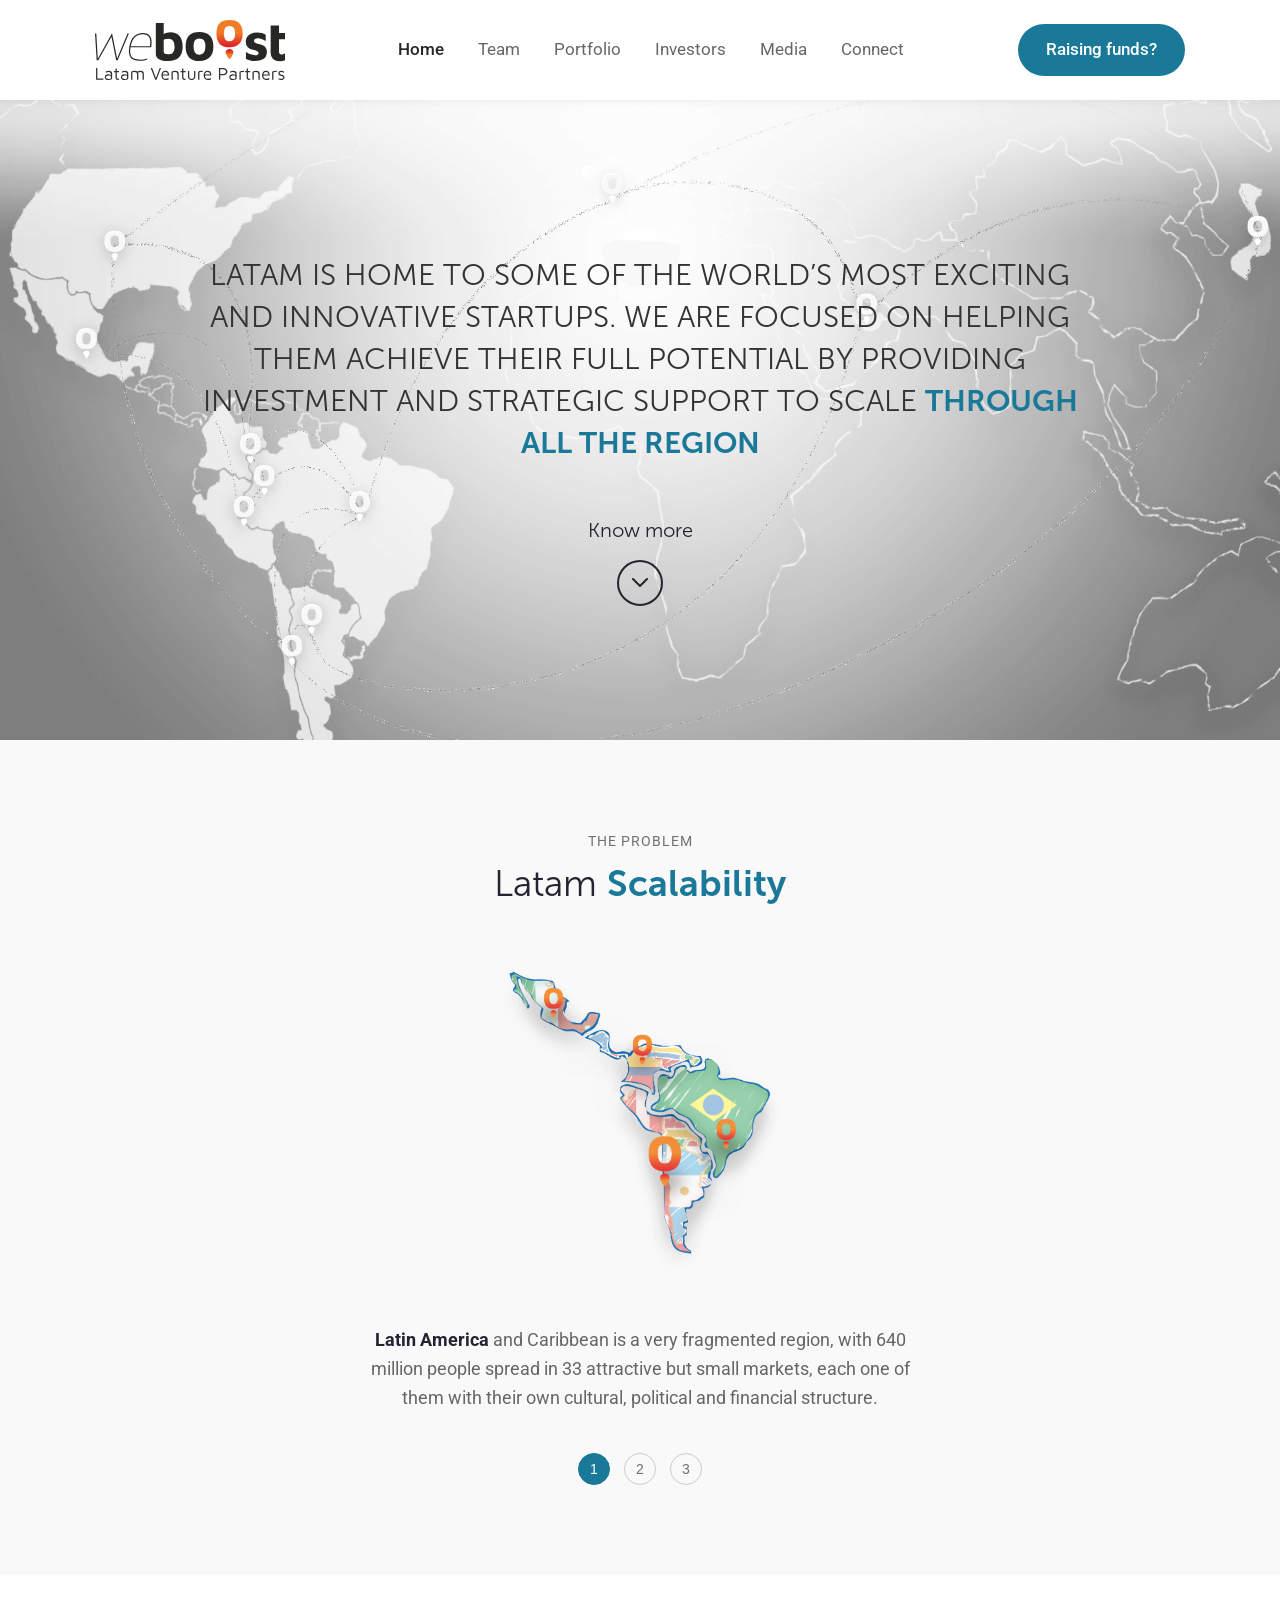
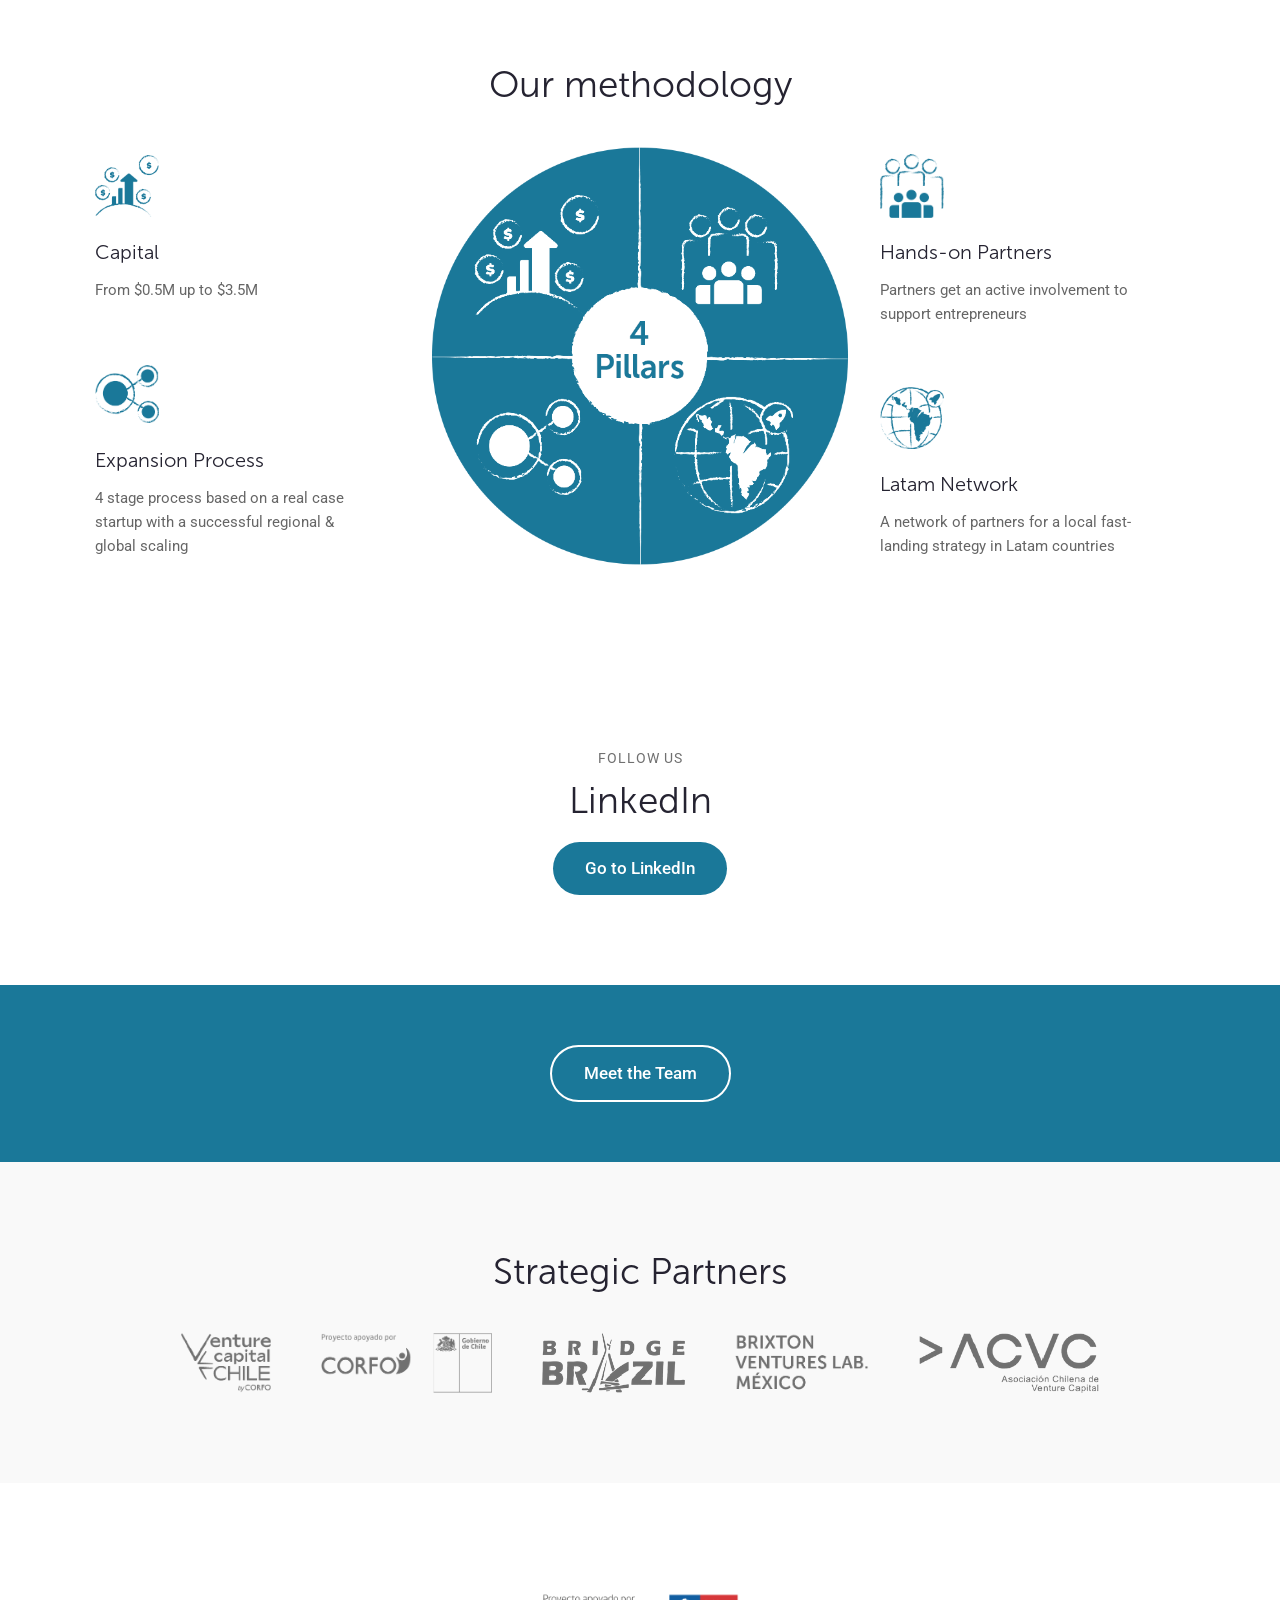
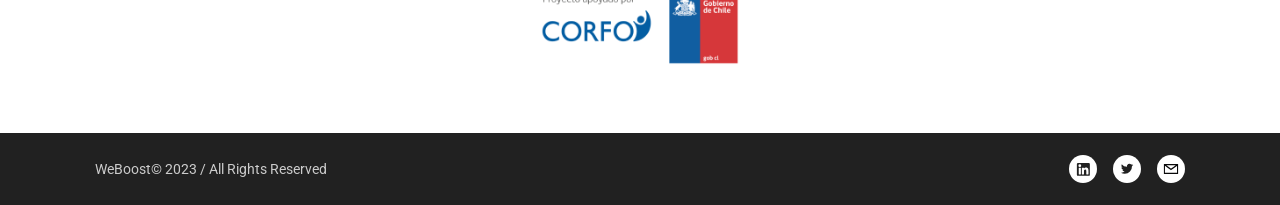
<file: index.html>
<!DOCTYPE html>
<html lang="en">
<head>
<meta charset="UTF-8" />
<meta name="viewport" content="width=device-width, initial-scale=1.0" />
<title>Home - WeBoost</title>
<link rel="icon" href="assets/images/logo-weboost.svg" />
<link rel="preconnect" href="https://fonts.googleapis.com">
<link rel="preconnect" href="https://fonts.gstatic.com" crossorigin>
<link href="https://fonts.googleapis.com/css2?family=Roboto:wght@400;500;700&display=swap" rel="stylesheet">
<link rel="stylesheet" href="css/style.css?v=5" />
<script src="https://identity.netlify.com/v1/netlify-identity-widget.js"></script>
</head>
<body>
<script>
  if (window.netlifyIdentity) {
    window.netlifyIdentity.on("init", user => {
      if (!user) {
        window.netlifyIdentity.on("login", () => { document.location.href = "/admin/"; });
      }
    });
  }
</script>

<header class="site-header" id="site-header">
  <div class="header-inner">
    <a href="index.html" class="logo">
      <img src="assets/images/logo-weboost.svg" alt="WeBoost - Latam Venture Partners" />
    </a>
    <nav class="main-nav">
      <ul>
        <li><a href="index.html" class="active">Home</a></li>
        <li><a href="team.html">Team</a></li>
        <li><a href="portfolio.html">Portfolio</a></li>
        <li><a href="investors.html">Investors</a></li>
        <li><a href="media.html">Media</a></li>
        <li><a href="connect.html">Connect</a></li>
      </ul>
    </nav>
    <a href="apply.html" class="btn btn-primary btn-apply">Raising funds?</a>
    <button class="nav-toggle" id="nav-toggle" aria-label="Menu" aria-expanded="false">
      <span></span><span></span><span></span>
    </button>
  </div>
</header>

<main>

  <!-- Hero -->
  <section class="hero">
    <div class="hero-inner">
      <h1 class="hero-headline" id="hero-headline"></h1>
      <a href="#latam-scalability" class="know-more">
        <span>Know more</span>
        <span class="know-more-circle" aria-hidden="true">
          <svg width="16" height="10" viewBox="0 0 16 10" fill="none"><path d="M1 1L8 8L15 1" stroke="currentColor" stroke-width="2" stroke-linecap="round" stroke-linejoin="round"/></svg>
        </span>
      </a>
    </div>
  </section>

  <!-- The problem / Latam Scalability heading -->
  <section class="section section-alt" id="latam-scalability">
    <div class="container text-center">
      <p class="eyebrow" id="problem-eyebrow"></p>
      <h2 class="section-title" id="scalability-title"></h2>
    </div>

    <!-- Carousel -->
    <div class="carousel" id="scalability-carousel">
      <div class="carousel-track" id="carousel-track"></div>
      <div class="carousel-dots" role="tablist"></div>
    </div>
  </section>

  <!-- Our methodology -->
  <section class="section">
    <div class="container text-center">
      <h2 class="section-title" id="methodology-title"></h2>
    </div>
    <div class="container methodology-grid">
      <div class="methodology-col" id="methodology-left"></div>
      <div class="methodology-center">
        <img id="methodology-center-image" src="" alt="WeBoost 4 pillars methodology" />
      </div>
      <div class="methodology-col" id="methodology-right"></div>
    </div>
  </section>

  <!-- Follow us -->
  <section class="section text-center">
    <div class="container">
      <p class="eyebrow" id="linkedin-eyebrow"></p>
      <h2 class="section-title" id="linkedin-title"></h2>
      <a href="#" id="linkedin-button" target="_blank" rel="noopener" class="btn btn-primary"></a>
    </div>
  </section>

  <!-- Meet the team banner -->
  <section class="section band-accent text-center">
    <div class="container">
      <a href="team.html" class="btn btn-outline">Meet the Team</a>
    </div>
  </section>

  <!-- Strategic partners -->
  <section class="section section-alt text-center">
    <div class="container">
      <h2 class="section-title">Strategic Partners</h2>
      <div class="partners-row" id="partners-row"></div>
    </div>
  </section>

</main>

<footer class="site-footer" id="site-footer"></footer>

<script src="js/script.js?v=4"></script>
<script src="js/render.js?v=1"></script>
</body>
</html>
</file>
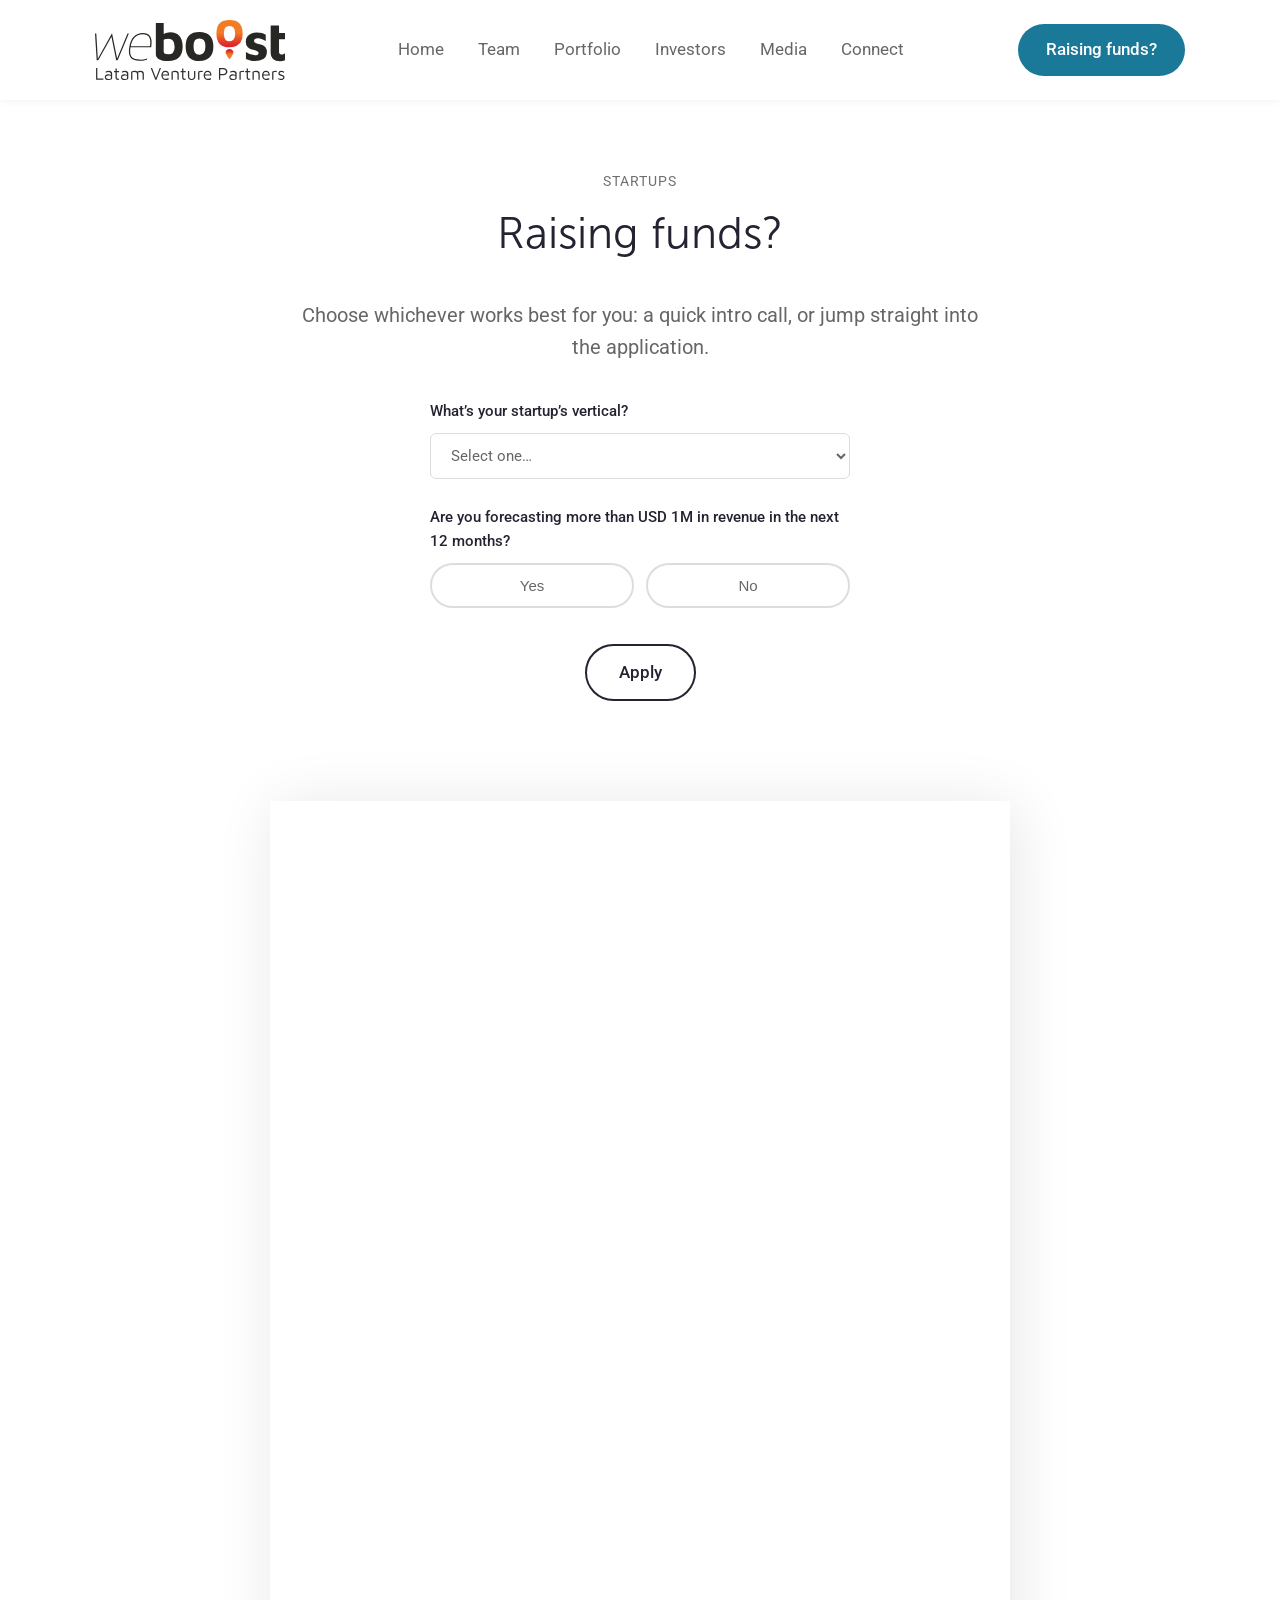
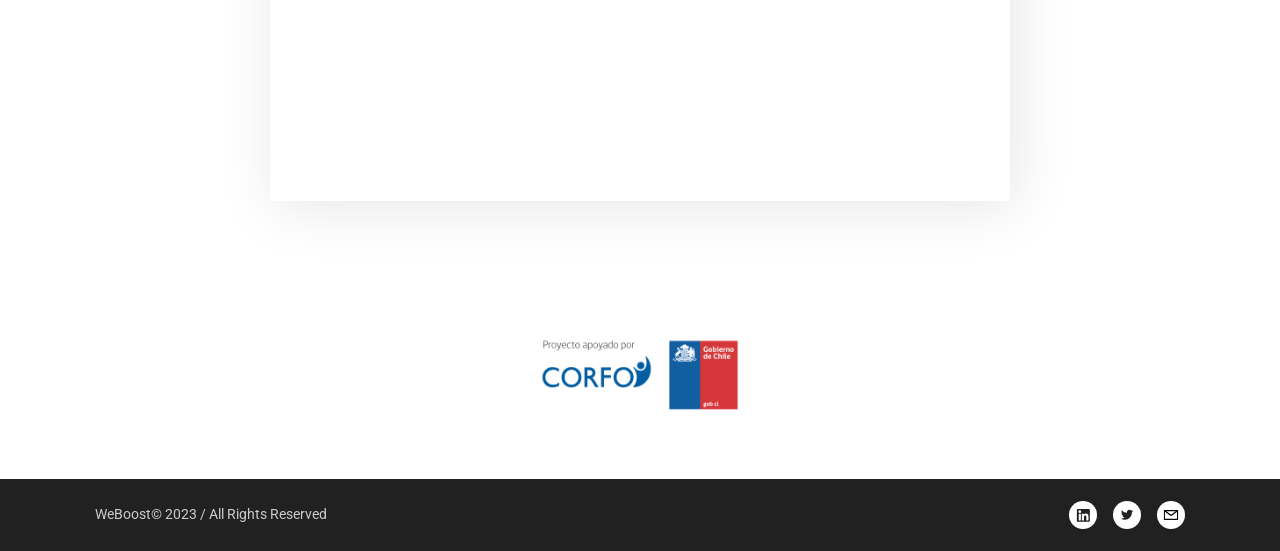
<file: apply.html>
<!DOCTYPE html>
<html lang="en">
<head>
<meta charset="UTF-8" />
<meta name="viewport" content="width=device-width, initial-scale=1.0" />
<title>Apply - WeBoost</title>
<link rel="icon" href="assets/images/logo-weboost.svg" />
<link rel="preconnect" href="https://fonts.googleapis.com">
<link rel="preconnect" href="https://fonts.gstatic.com" crossorigin>
<link href="https://fonts.googleapis.com/css2?family=Roboto:wght@400;500;700&display=swap" rel="stylesheet">
<link rel="stylesheet" href="css/style.css?v=5" />
</head>
<body>

<header class="site-header" id="site-header">
  <div class="header-inner">
    <a href="index.html" class="logo">
      <img src="assets/images/logo-weboost.svg" alt="WeBoost - Latam Venture Partners" />
    </a>
    <nav class="main-nav">
      <ul>
        <li><a href="index.html">Home</a></li>
        <li><a href="team.html">Team</a></li>
        <li><a href="portfolio.html">Portfolio</a></li>
        <li><a href="investors.html">Investors</a></li>
        <li><a href="media.html">Media</a></li>
        <li><a href="connect.html">Connect</a></li>
      </ul>
    </nav>
    <a href="apply.html" class="btn btn-primary btn-apply">Raising funds?</a>
    <button class="nav-toggle" id="nav-toggle" aria-label="Menu" aria-expanded="false">
      <span></span><span></span><span></span>
    </button>
  </div>
</header>

<main>
  <section class="page-hero text-center">
    <div class="container">
      <p class="eyebrow">Startups</p>
      <h1>Raising funds?</h1>
      <p class="quote" style="font-style:normal;">Choose whichever works best for you: a quick intro call, or jump straight into the application.</p>

      <div class="funding-filter" id="funding-filter">
        <div class="funding-filter-field">
          <label for="filter-vertical">What&rsquo;s your startup&rsquo;s vertical?</label>
          <select id="filter-vertical">
            <option value="">Select one&hellip;</option>
            <option>Fintech</option>
            <option>Logistics &amp; Supply Chain</option>
            <option>AI / SaaS</option>
            <option>Healthtech / Biotech</option>
            <option>Edtech</option>
            <option>Proptech</option>
            <option>Cybersecurity</option>
            <option>Climate Tech</option>
            <option>Travel &amp; Consumer</option>
            <option>Other</option>
          </select>
        </div>
        <div class="funding-filter-field">
          <p>Are you forecasting more than USD 1M in revenue in the next 12 months?</p>
          <div class="funding-filter-toggle" id="revenue-toggle">
            <button type="button" data-revenue="yes">Yes</button>
            <button type="button" data-revenue="no">No</button>
          </div>
        </div>
      </div>

      <div class="apply-choice-buttons">
        <a href="https://calendly.com/fernanda-lopez-weboost/15min" target="_blank" rel="noopener" class="btn btn-primary" id="lets-connect-btn" hidden>Let&rsquo;s Connect</a>
        <a href="#apply-form" class="btn btn-outline-dark">Apply</a>
      </div>
      <p class="funding-filter-note" id="funding-filter-note" hidden>Based on where you&rsquo;re at, a 15-min intro call might not be the best fit right now &mdash; but you&rsquo;re welcome to submit your application below and our team will take a look.</p>
    </div>
  </section>

  <div class="apply-embed" id="apply-form">
    <iframe src="https://forms.monday.com/forms/embed/985d6c0be091f5f26c34ea98817068da?r=use1"></iframe>
  </div>
</main>

<footer class="site-footer" id="site-footer"></footer>

<script src="js/script.js?v=4"></script>
<script src="js/render.js?v=1"></script>
</body>
</html>
</file>
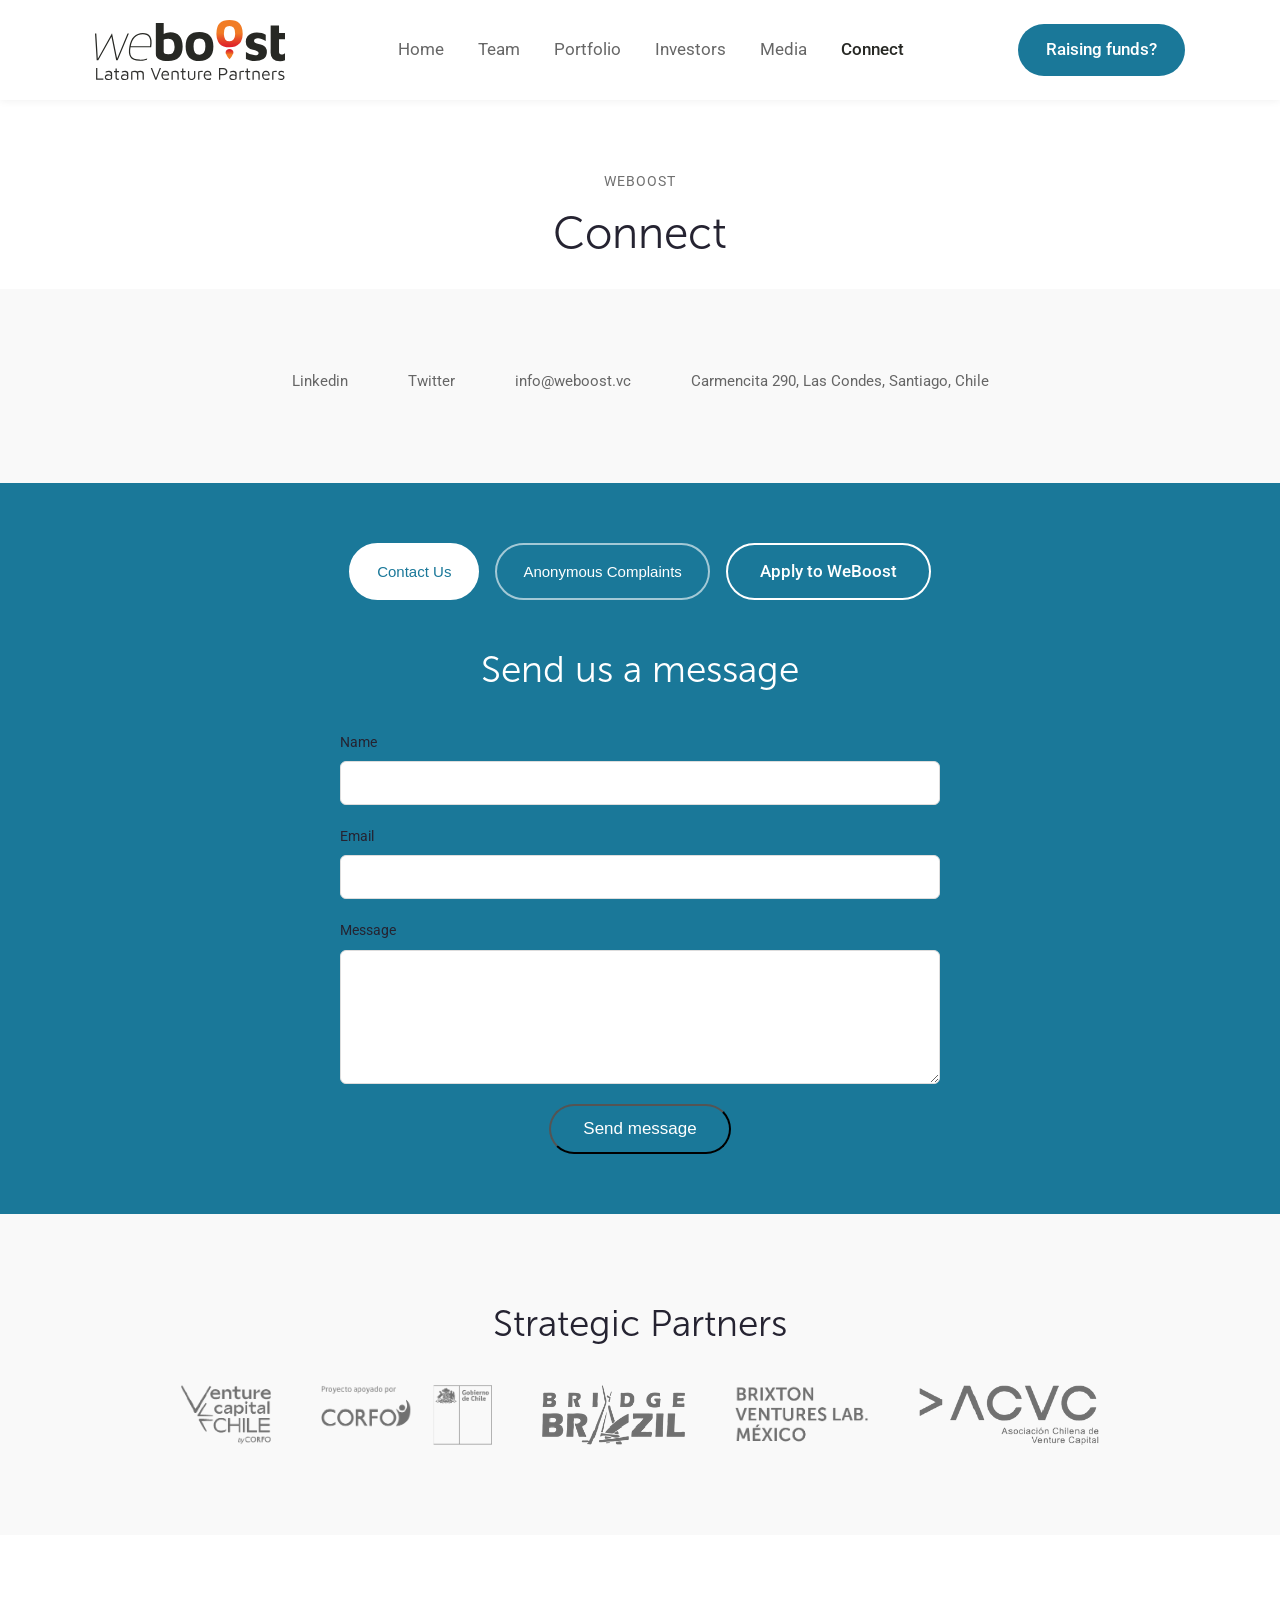
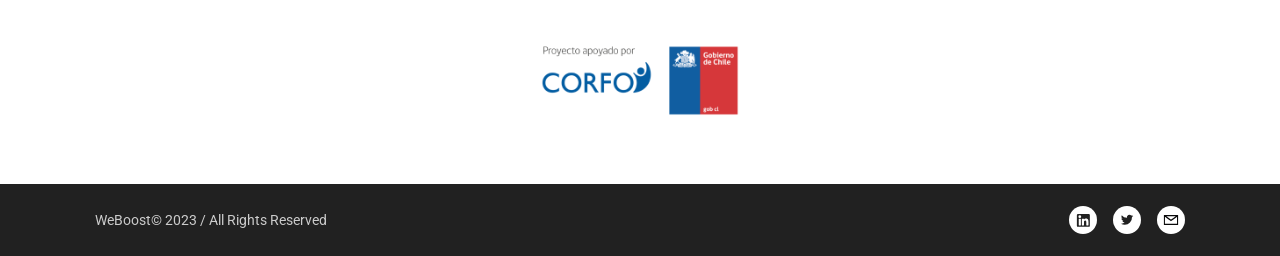
<file: connect.html>
<!DOCTYPE html>
<html lang="en">
<head>
<meta charset="UTF-8" />
<meta name="viewport" content="width=device-width, initial-scale=1.0" />
<title>Connect - WeBoost</title>
<link rel="icon" href="assets/images/logo-weboost.svg" />
<link rel="preconnect" href="https://fonts.googleapis.com">
<link rel="preconnect" href="https://fonts.gstatic.com" crossorigin>
<link href="https://fonts.googleapis.com/css2?family=Roboto:wght@400;500;700&display=swap" rel="stylesheet">
<link rel="stylesheet" href="css/style.css?v=5" />
</head>
<body>

<header class="site-header" id="site-header">
  <div class="header-inner">
    <a href="index.html" class="logo">
      <img src="assets/images/logo-weboost.svg" alt="WeBoost - Latam Venture Partners" />
    </a>
    <nav class="main-nav">
      <ul>
        <li><a href="index.html">Home</a></li>
        <li><a href="team.html">Team</a></li>
        <li><a href="portfolio.html">Portfolio</a></li>
        <li><a href="investors.html">Investors</a></li>
        <li><a href="media.html">Media</a></li>
        <li><a href="connect.html" class="active">Connect</a></li>
      </ul>
    </nav>
    <a href="apply.html" class="btn btn-primary btn-apply">Raising funds?</a>
    <button class="nav-toggle" id="nav-toggle" aria-label="Menu" aria-expanded="false">
      <span></span><span></span><span></span>
    </button>
  </div>
</header>

<main>

  <section class="page-hero text-center" style="padding-bottom:20px;">
    <div class="container">
      <p class="eyebrow">WeBoost</p>
      <h1>Connect</h1>
    </div>
  </section>

  <section class="section section-alt text-center" style="padding-top:40px;">
    <div class="container contact-info-grid" id="contact-info-grid"></div>
  </section>

  <section class="section band-accent text-center" id="send-message">
    <div class="container">
      <div class="contact-tabs">
        <button type="button" class="is-active" data-panel="panel-contact">Contact Us</button>
        <button type="button" data-panel="panel-anonymous">Anonymous Complaints</button>
        <a href="apply.html" class="btn btn-outline">Apply to WeBoost</a>
      </div>

      <h2 class="section-title" id="connect-form-heading" style="color:#fff; margin-top:50px;"></h2>

      <form id="panel-contact" name="contact" method="POST" data-netlify="true" class="contact-form-panel is-active">
        <input type="hidden" name="form-name" value="contact" />
        <label>Name
          <input type="text" name="names" required />
        </label>
        <label>Email
          <input type="email" name="email" required />
        </label>
        <label>Message
          <textarea name="message" rows="6" required></textarea>
        </label>
        <button type="submit" class="btn btn-primary">Send message</button>
      </form>

      <form id="panel-anonymous" name="anonymous-complaint" method="POST" data-netlify="true" class="contact-form-panel">
        <input type="hidden" name="form-name" value="anonymous-complaint" />
        <label>Message
          <textarea name="message" rows="6" required></textarea>
        </label>
        <button type="submit" class="btn btn-primary">Send message</button>
      </form>
    </div>
  </section>

  <section class="section section-alt text-center">
    <div class="container">
      <h2 class="section-title">Strategic Partners</h2>
      <div class="partners-row" id="partners-row"></div>
    </div>
  </section>

</main>

<footer class="site-footer" id="site-footer"></footer>

<script src="js/script.js?v=4"></script>
<script src="js/render.js?v=1"></script>
</body>
</html>
</file>
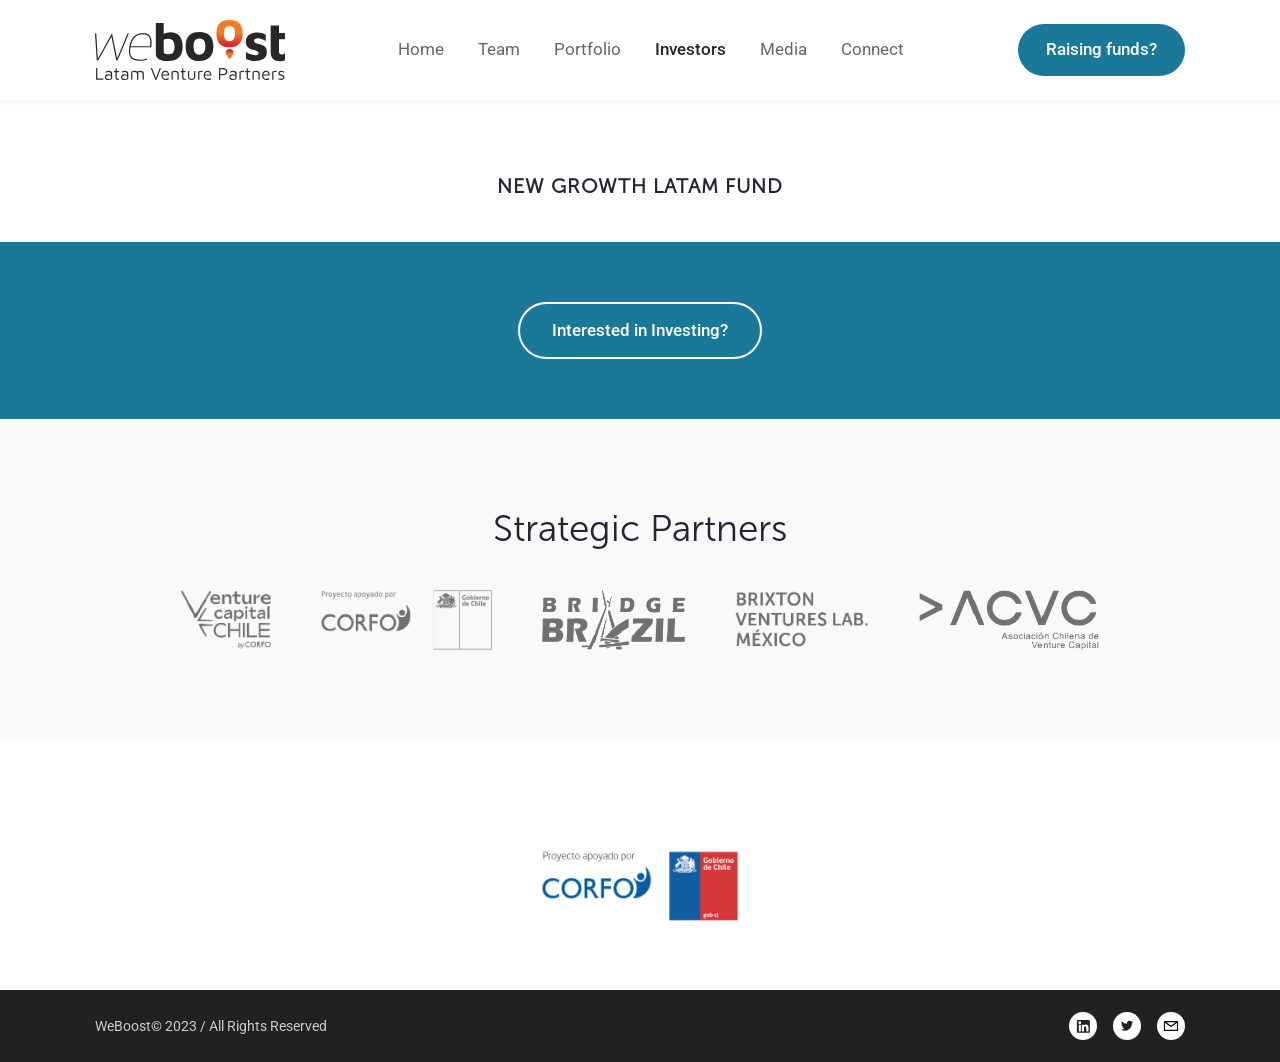
<file: investors.html>
<!DOCTYPE html>
<html lang="en">
<head>
<meta charset="UTF-8" />
<meta name="viewport" content="width=device-width, initial-scale=1.0" />
<title>Investors - WeBoost</title>
<link rel="icon" href="assets/images/logo-weboost.svg" />
<link rel="preconnect" href="https://fonts.googleapis.com">
<link rel="preconnect" href="https://fonts.gstatic.com" crossorigin>
<link href="https://fonts.googleapis.com/css2?family=Roboto:wght@400;500;700&display=swap" rel="stylesheet">
<link rel="stylesheet" href="css/style.css?v=5" />
</head>
<body>

<header class="site-header" id="site-header">
  <div class="header-inner">
    <a href="index.html" class="logo">
      <img src="assets/images/logo-weboost.svg" alt="WeBoost - Latam Venture Partners" />
    </a>
    <nav class="main-nav">
      <ul>
        <li><a href="index.html">Home</a></li>
        <li><a href="team.html">Team</a></li>
        <li><a href="portfolio.html">Portfolio</a></li>
        <li><a href="investors.html" class="active">Investors</a></li>
        <li><a href="media.html">Media</a></li>
        <li><a href="connect.html">Connect</a></li>
      </ul>
    </nav>
    <a href="apply.html" class="btn btn-primary btn-apply">Raising funds?</a>
    <button class="nav-toggle" id="nav-toggle" aria-label="Menu" aria-expanded="false">
      <span></span><span></span><span></span>
    </button>
  </div>
</header>

<main>

  <section class="page-hero text-center" style="padding-bottom: 40px;">
    <div class="container">
      <h4 id="investors-label" style="font-family:var(--font-heading); font-size:20px; color:var(--color-dark); text-transform:uppercase; letter-spacing:1px;"></h4>
    </div>
  </section>

  <section class="section band-accent text-center">
    <div class="container">
      <a href="#" id="investors-cta" class="btn btn-outline"></a>
    </div>
  </section>

  <section class="section section-alt text-center">
    <div class="container">
      <h2 class="section-title">Strategic Partners</h2>
      <div class="partners-row" id="partners-row"></div>
    </div>
  </section>

</main>

<footer class="site-footer" id="site-footer"></footer>

<script src="js/script.js?v=4"></script>
<script src="js/render.js?v=1"></script>
</body>
</html>
</file>
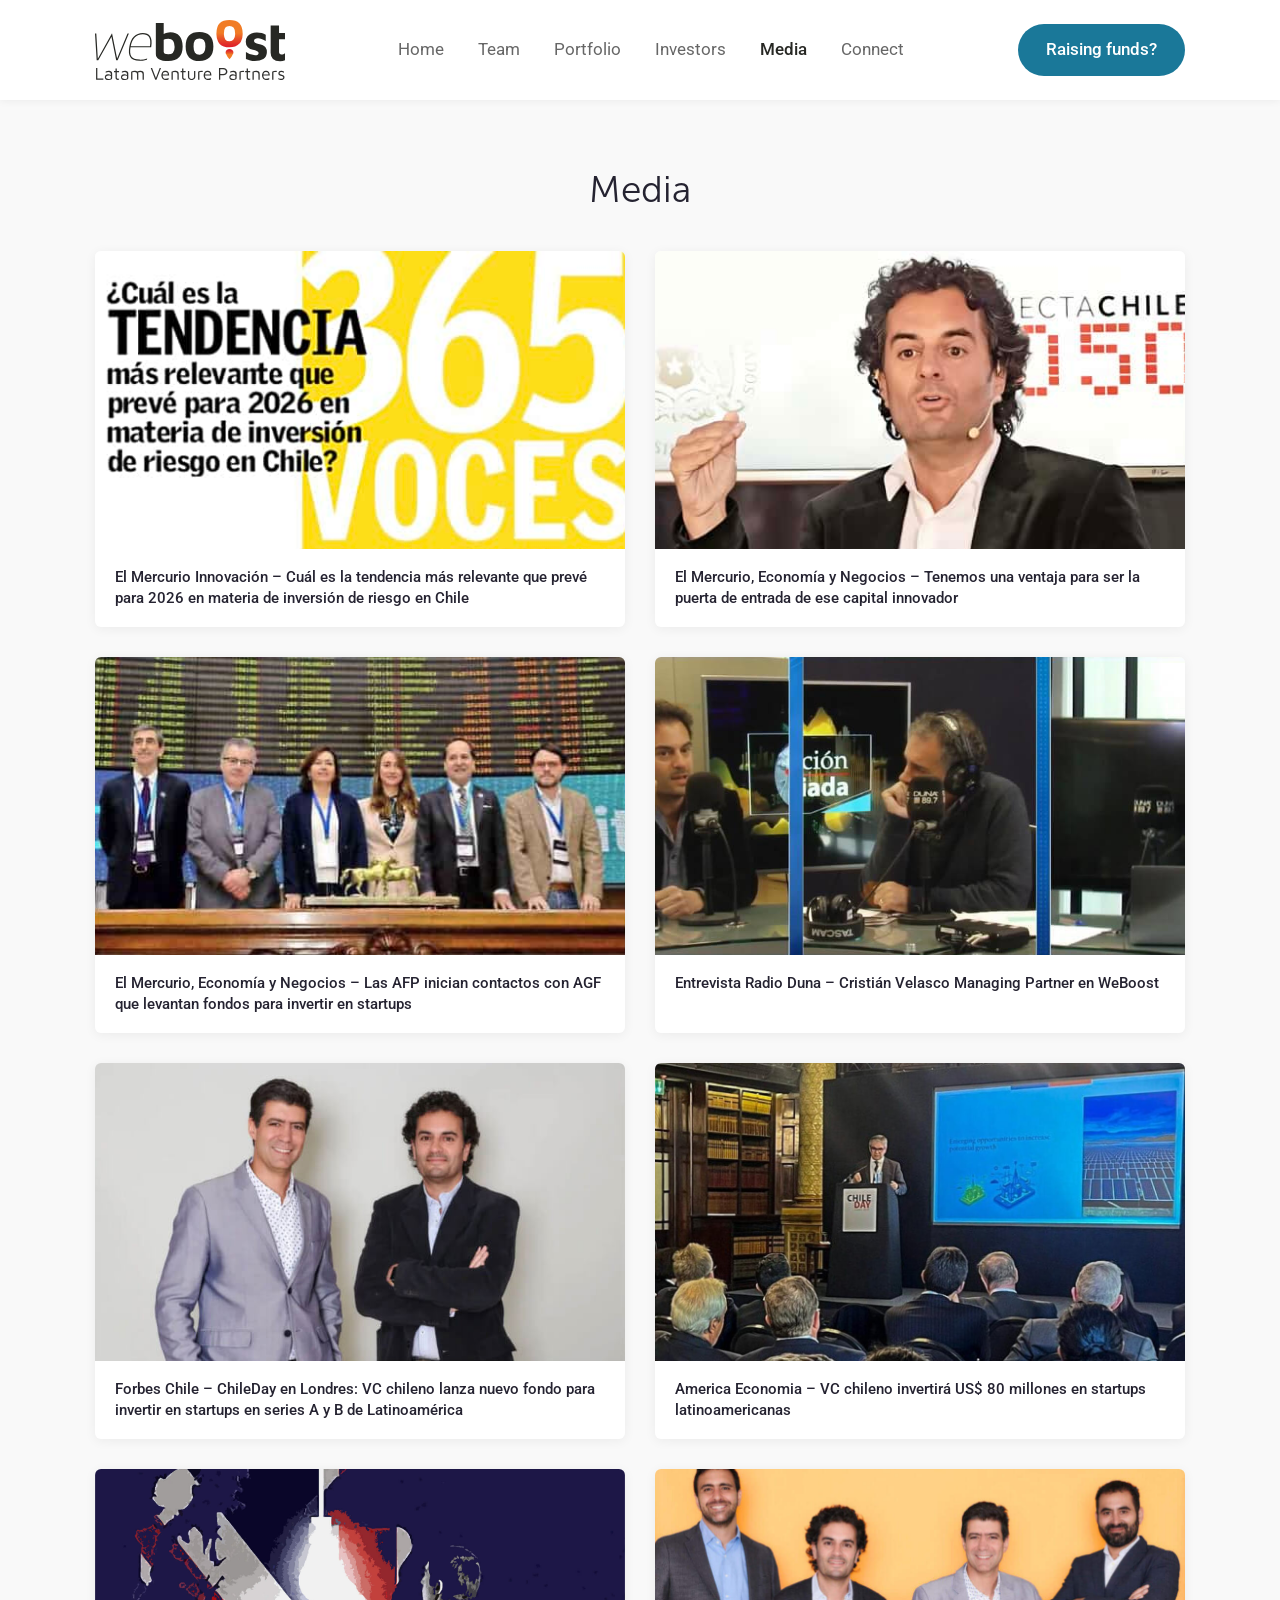
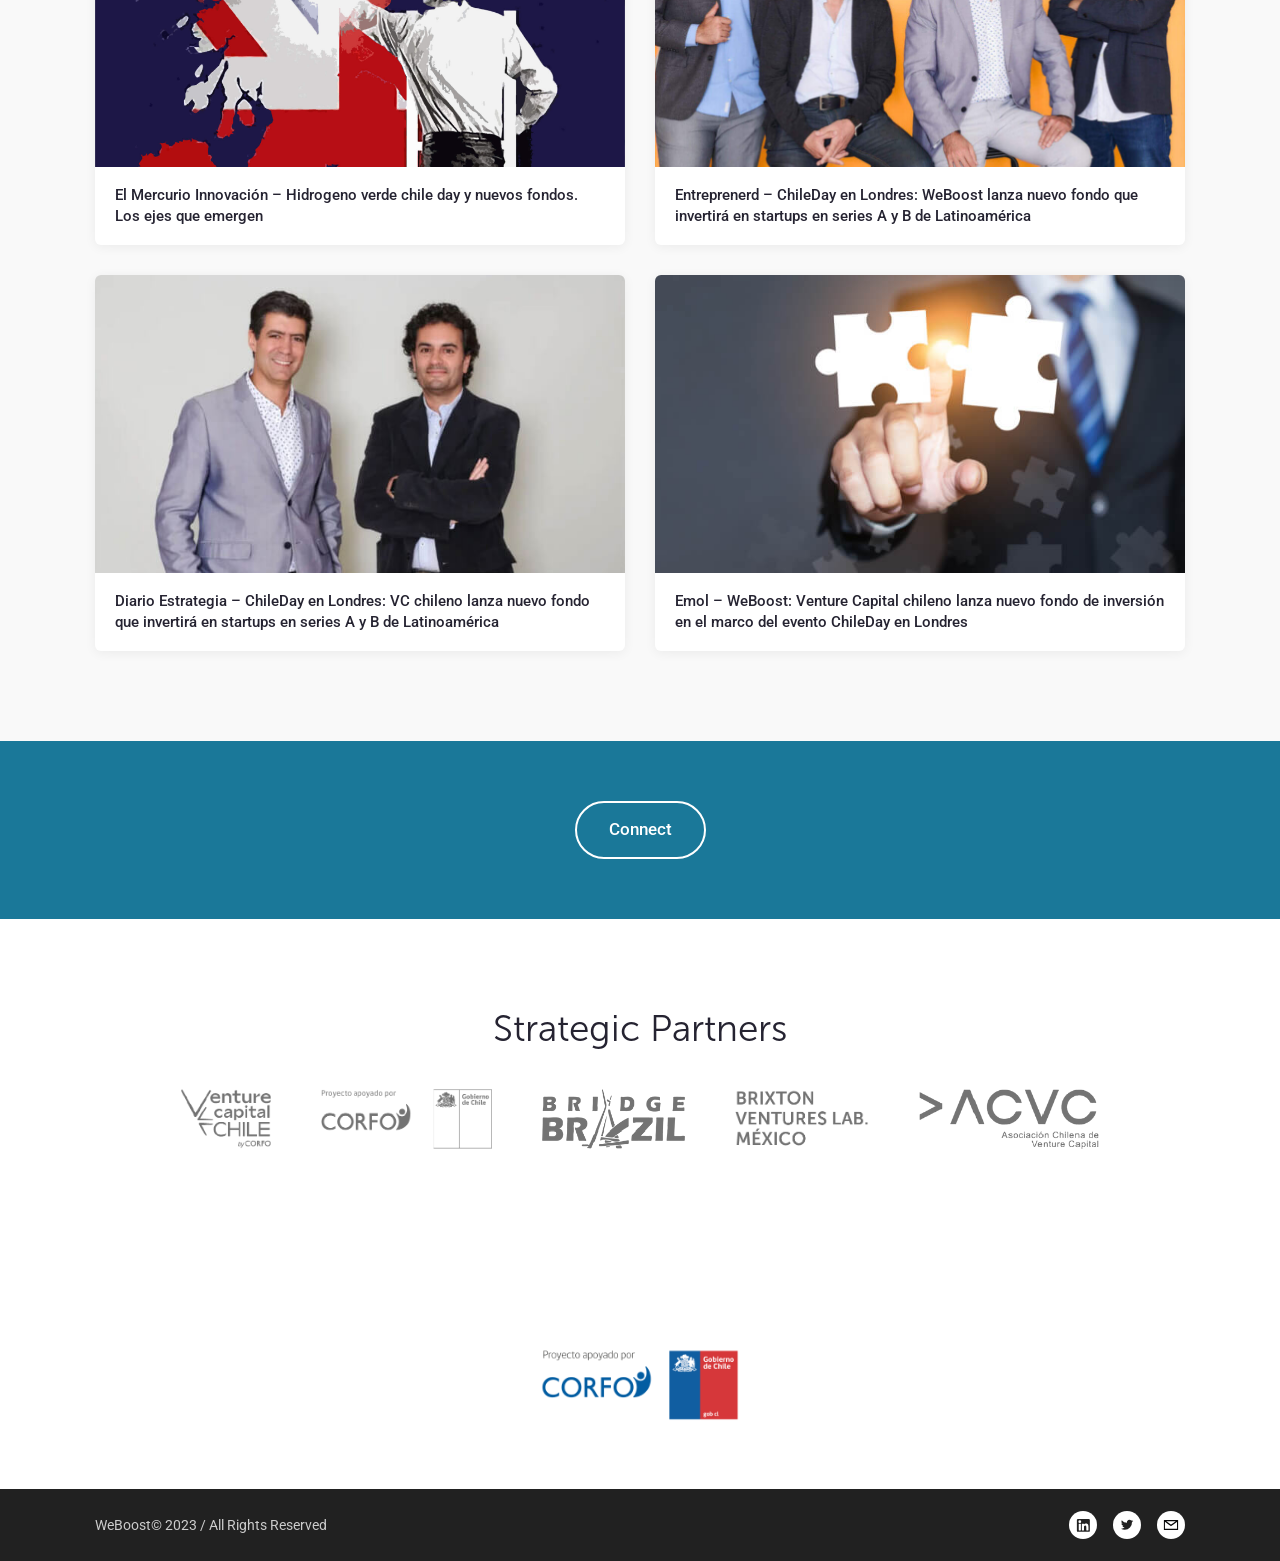
<file: media.html>
<!DOCTYPE html>
<html lang="en">
<head>
<meta charset="UTF-8" />
<meta name="viewport" content="width=device-width, initial-scale=1.0" />
<title>Media - WeBoost</title>
<link rel="icon" href="assets/images/logo-weboost.svg" />
<link rel="preconnect" href="https://fonts.googleapis.com">
<link rel="preconnect" href="https://fonts.gstatic.com" crossorigin>
<link href="https://fonts.googleapis.com/css2?family=Roboto:wght@400;500;700&display=swap" rel="stylesheet">
<link rel="stylesheet" href="css/style.css?v=5" />
</head>
<body>

<header class="site-header" id="site-header">
  <div class="header-inner">
    <a href="index.html" class="logo">
      <img src="assets/images/logo-weboost.svg" alt="WeBoost - Latam Venture Partners" />
    </a>
    <nav class="main-nav">
      <ul>
        <li><a href="index.html">Home</a></li>
        <li><a href="team.html">Team</a></li>
        <li><a href="portfolio.html">Portfolio</a></li>
        <li><a href="investors.html">Investors</a></li>
        <li><a href="media.html" class="active">Media</a></li>
        <li><a href="connect.html">Connect</a></li>
      </ul>
    </nav>
    <a href="apply.html" class="btn btn-primary btn-apply">Raising funds?</a>
    <button class="nav-toggle" id="nav-toggle" aria-label="Menu" aria-expanded="false">
      <span></span><span></span><span></span>
    </button>
  </div>
</header>

<main>

  <section class="section section-alt" style="padding-top:170px;">
    <div class="container text-center">
      <h2 class="section-title">Media</h2>
    </div>
    <div class="container media-grid" id="media-grid"></div>
  </section>

  <section class="section band-accent text-center">
    <div class="container">
      <a href="connect.html" class="btn btn-outline">Connect</a>
    </div>
  </section>

  <section class="section text-center">
    <div class="container">
      <h2 class="section-title">Strategic Partners</h2>
      <div class="partners-row" id="partners-row"></div>
    </div>
  </section>

</main>

<footer class="site-footer" id="site-footer"></footer>

<script src="js/script.js?v=4"></script>
<script src="js/render.js?v=1"></script>
</body>
</html>
</file>
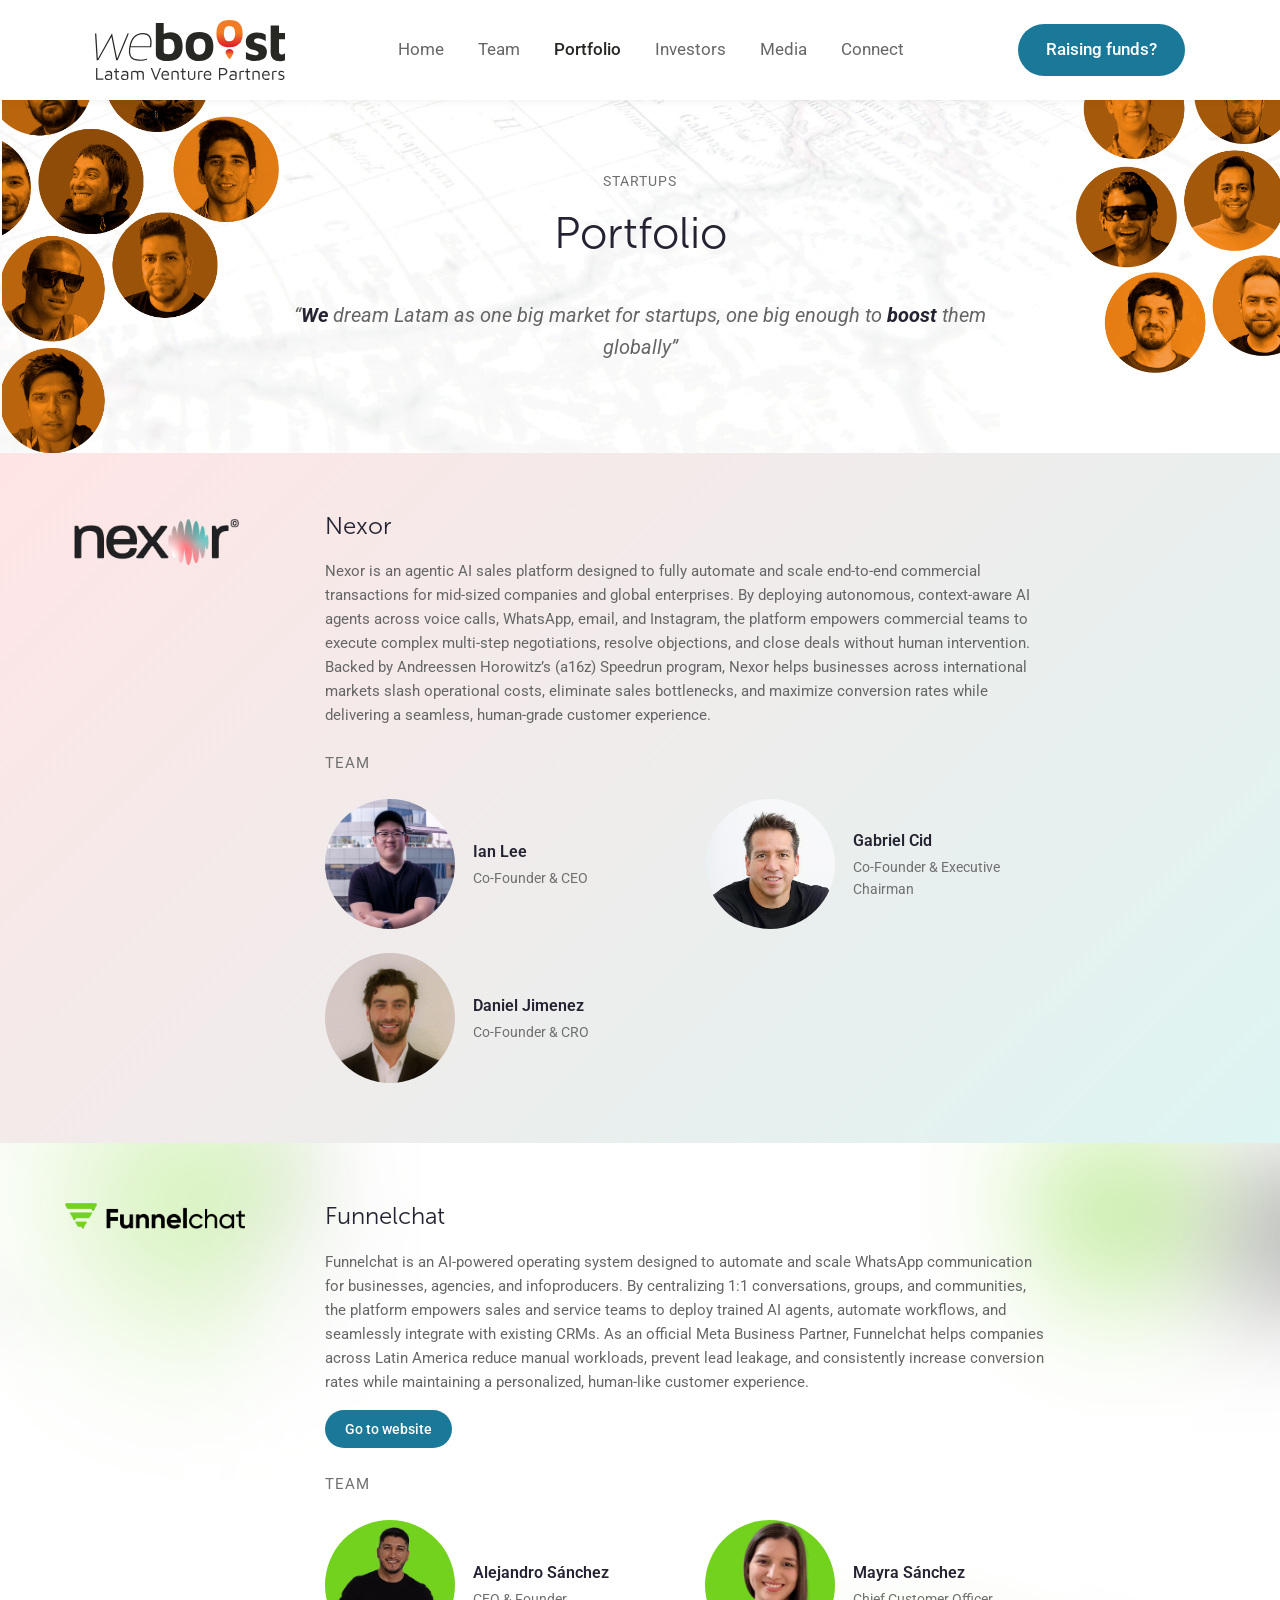
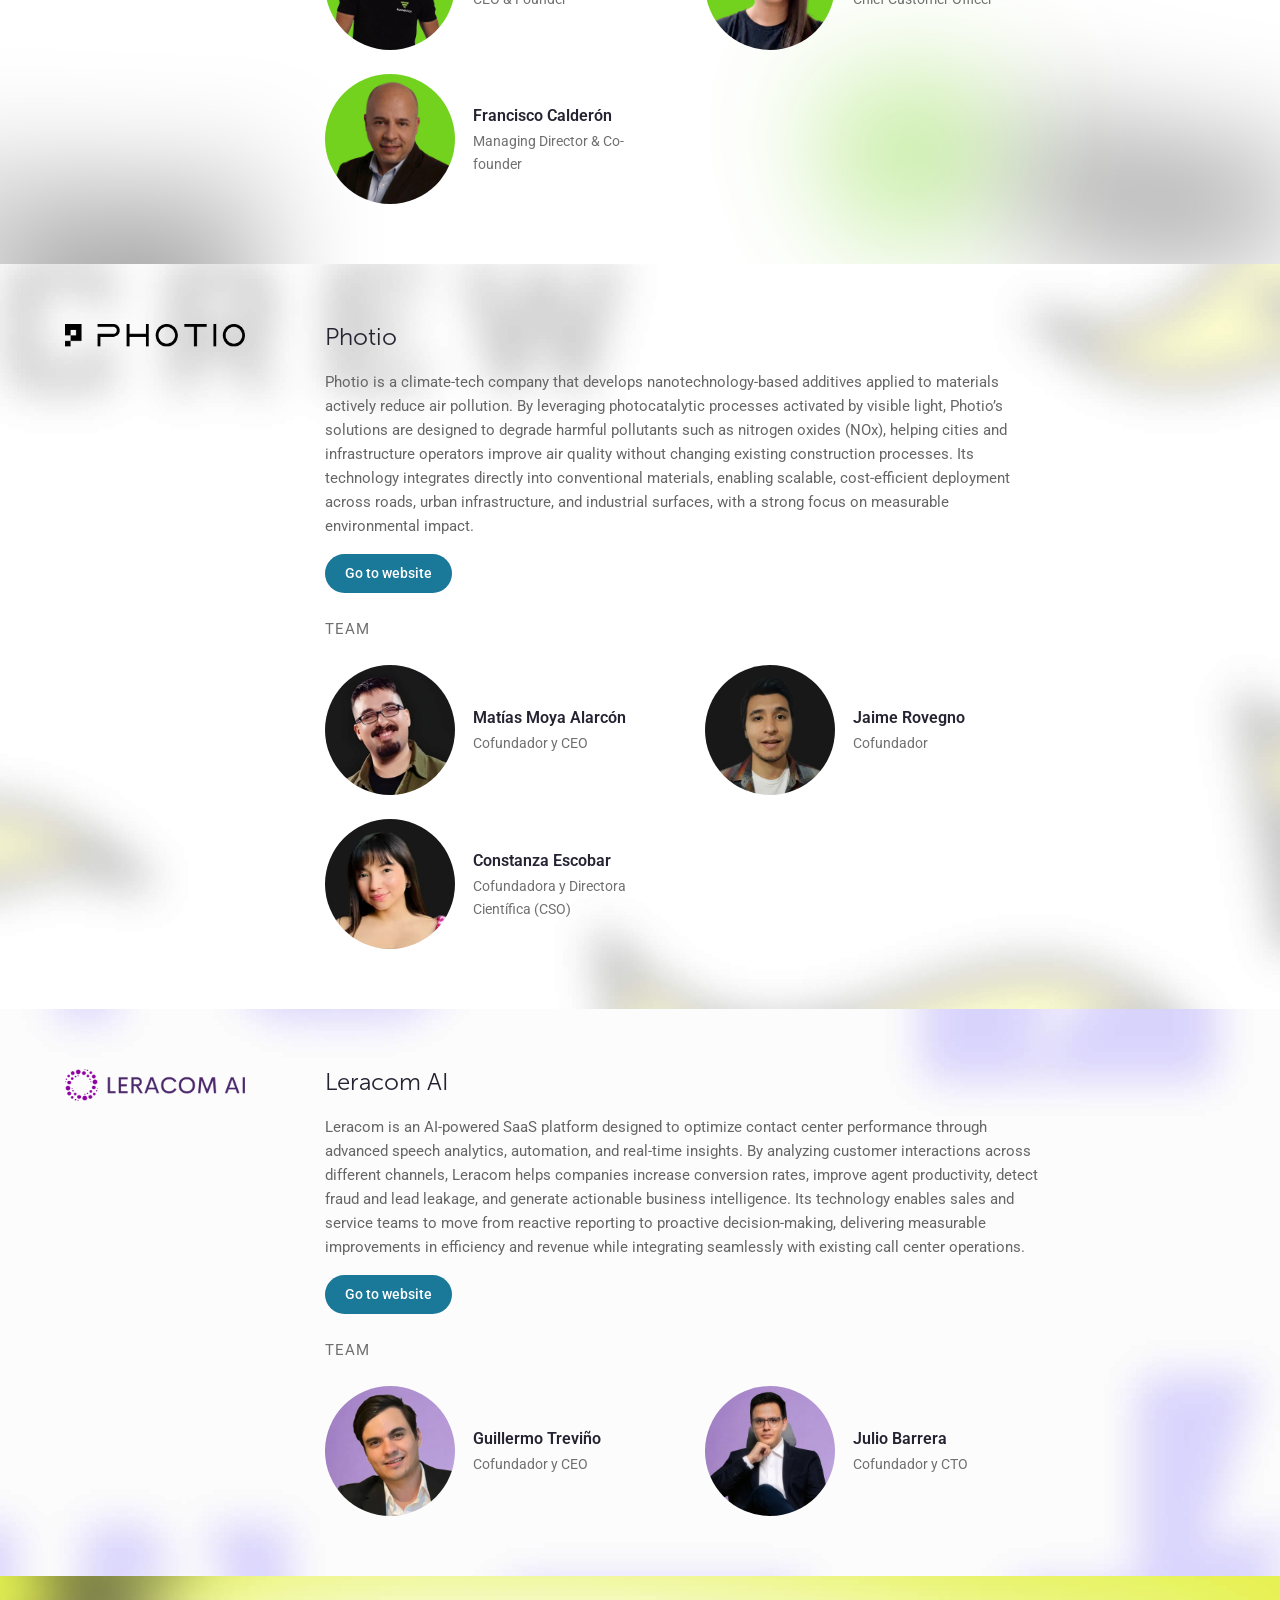
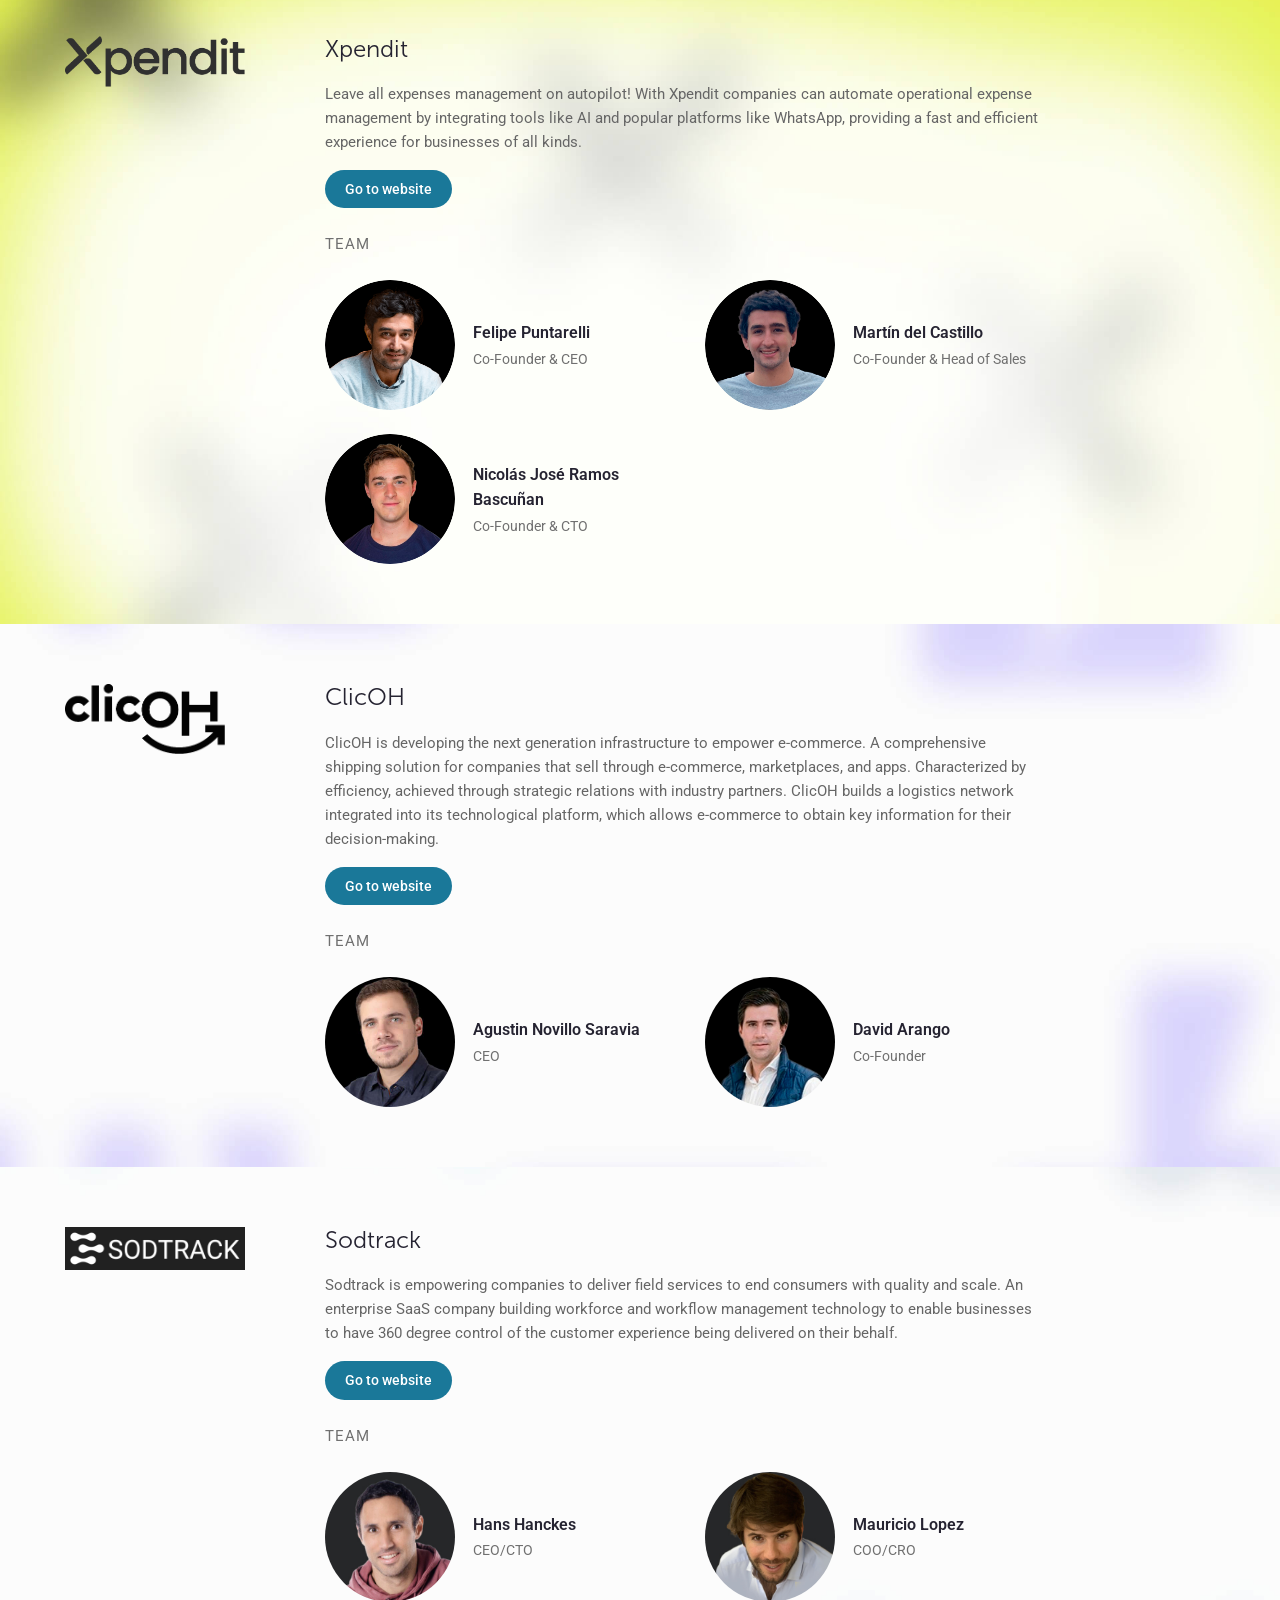
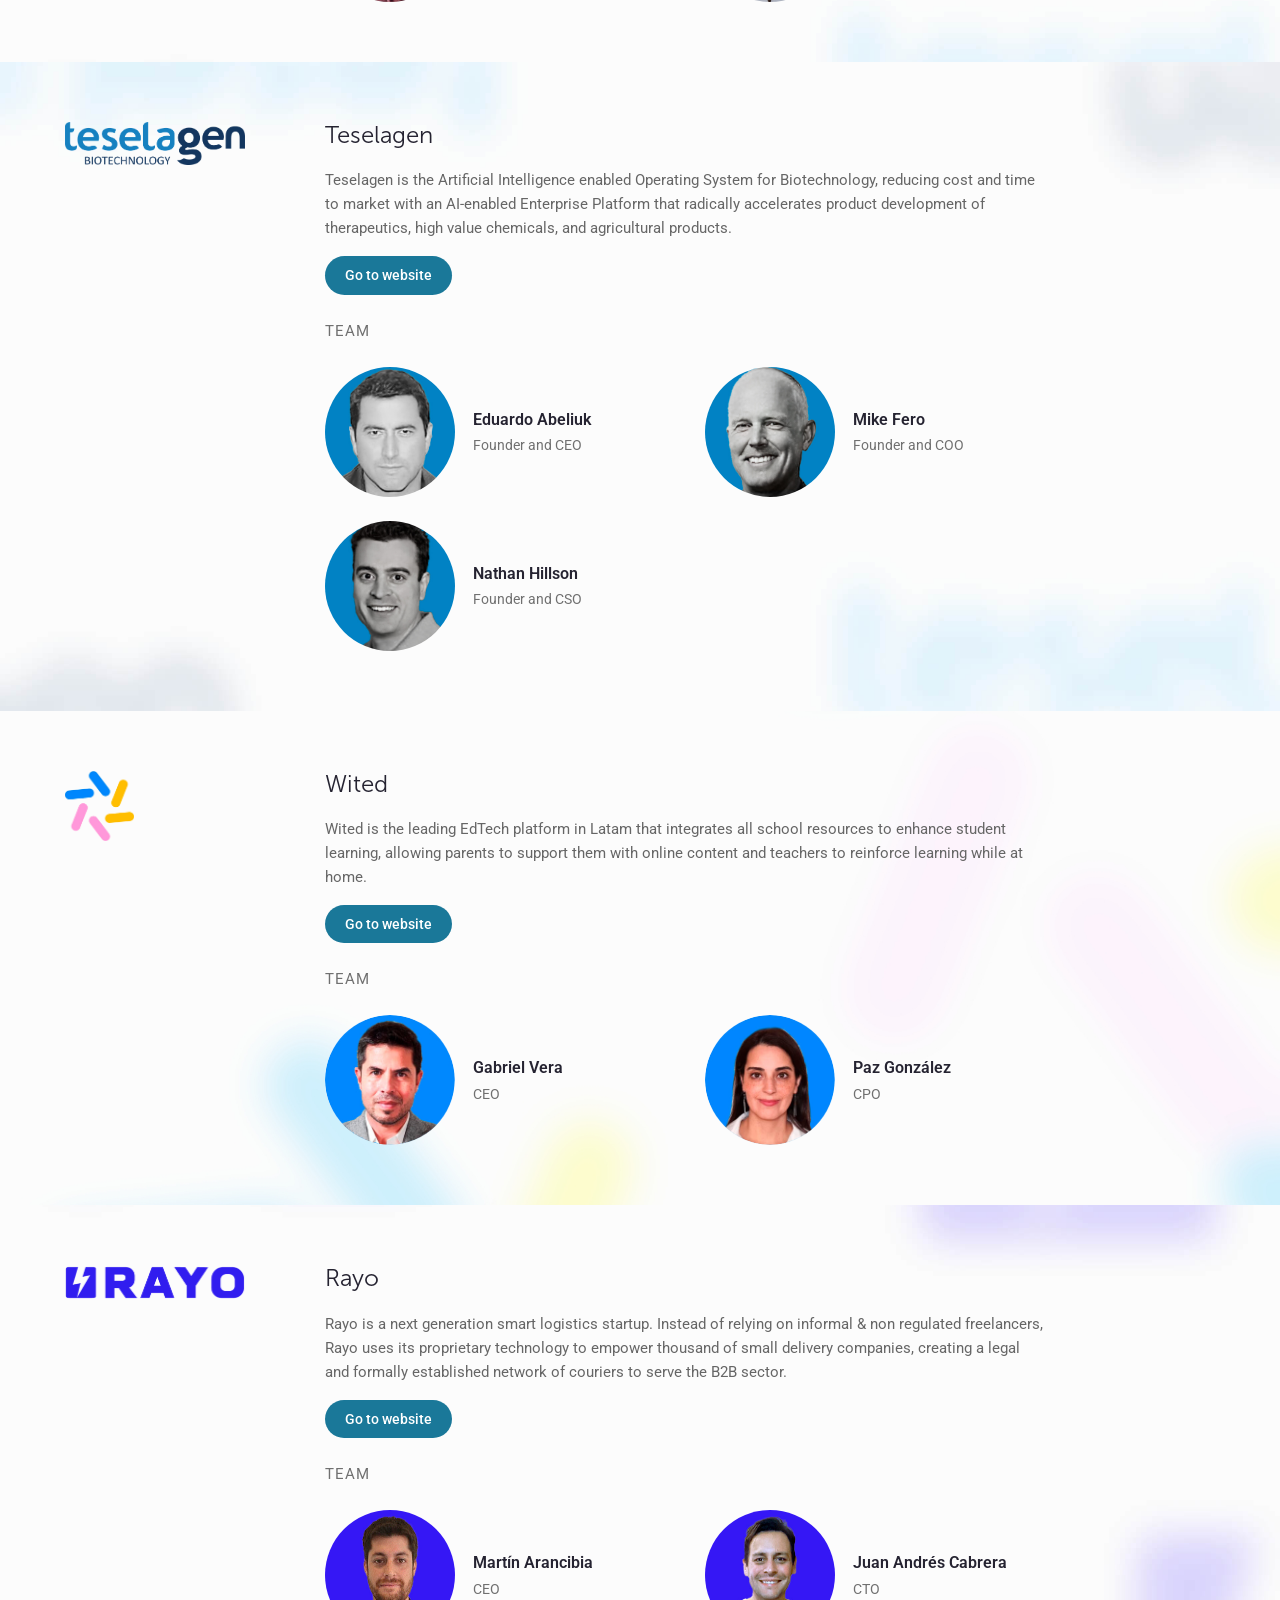
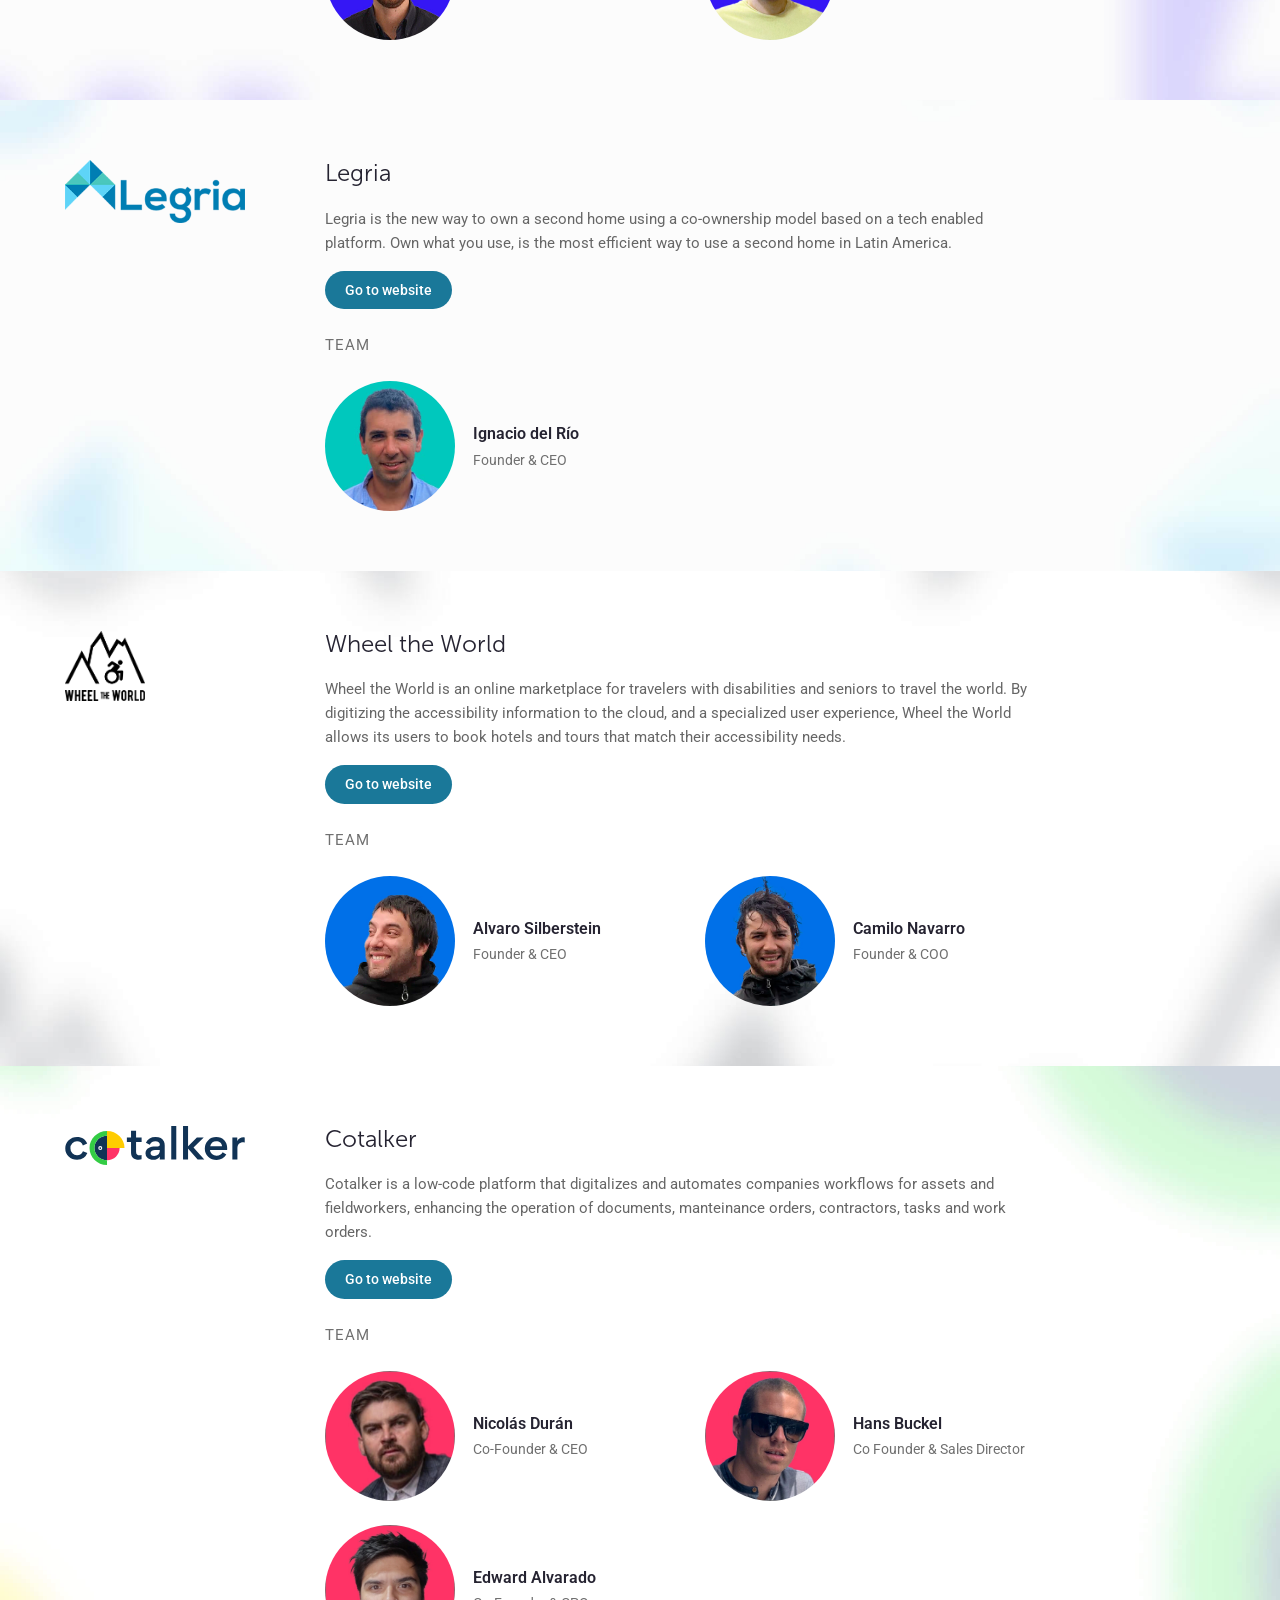
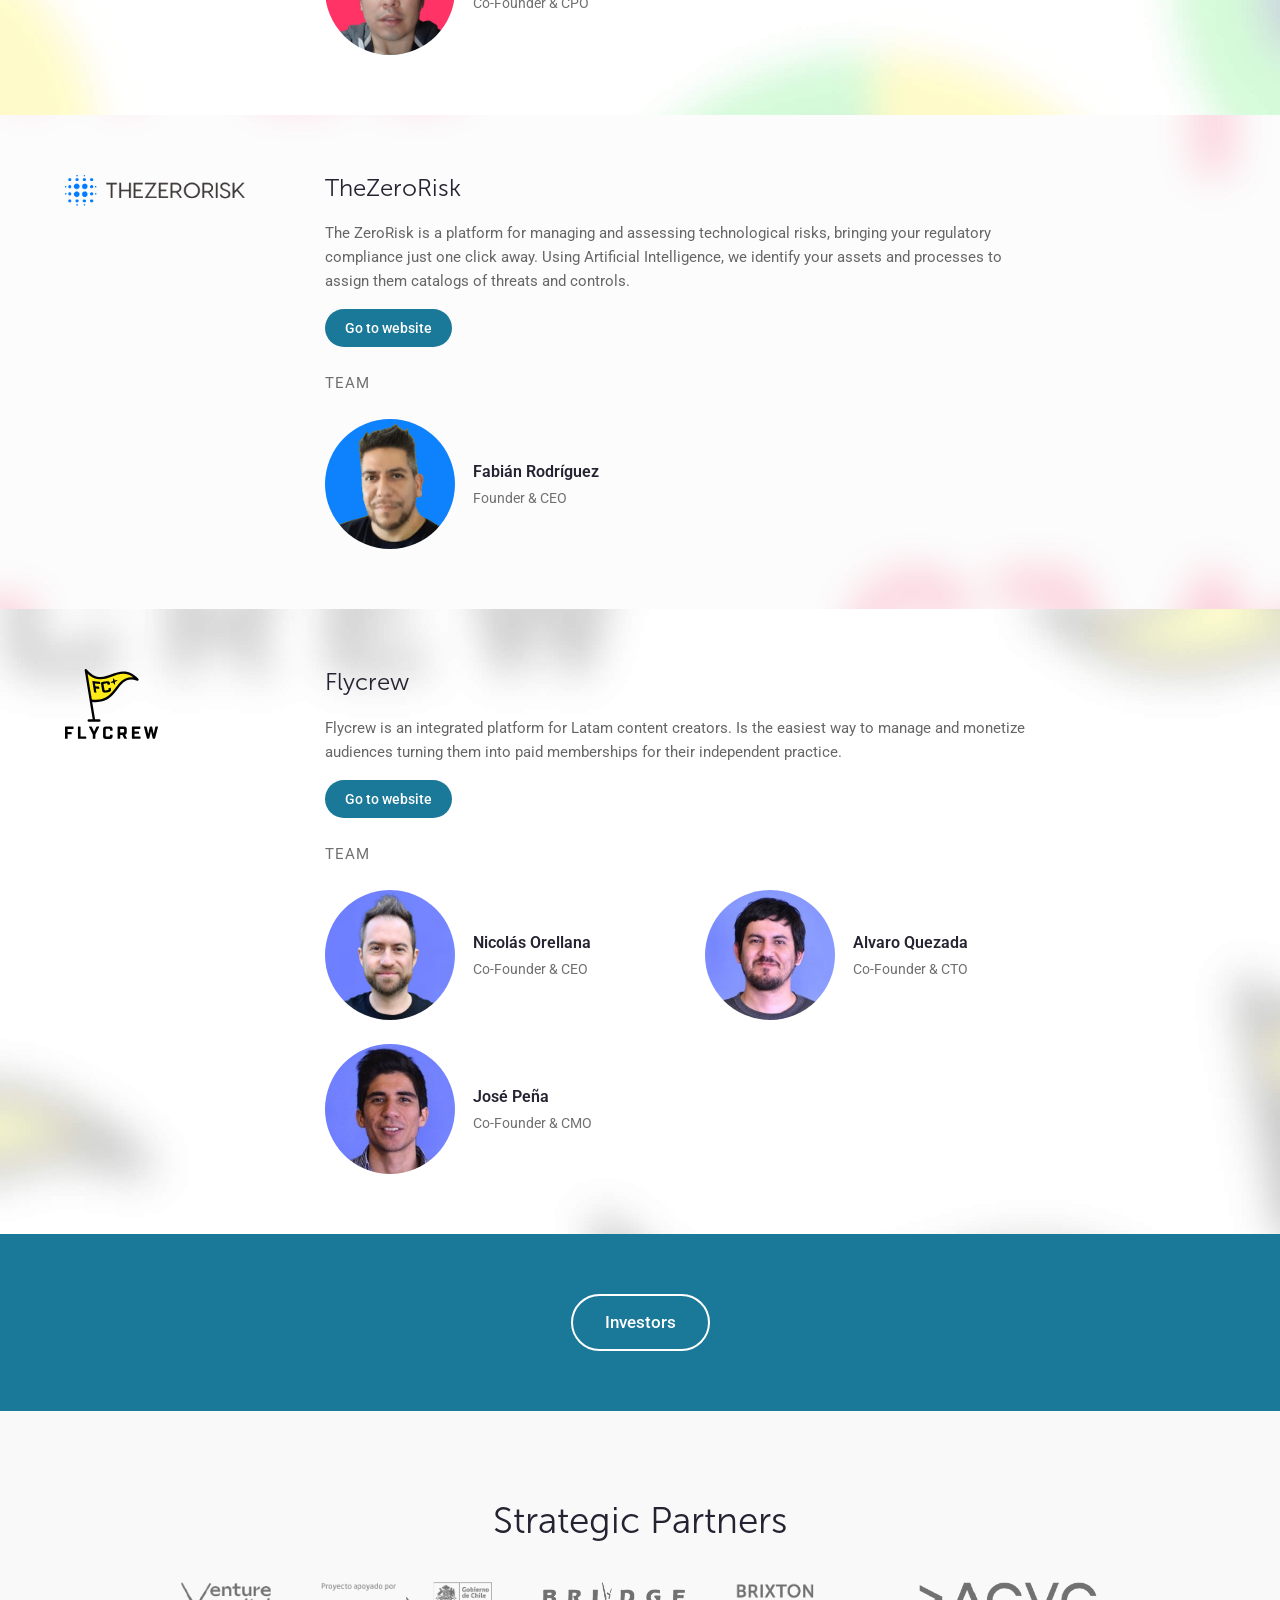
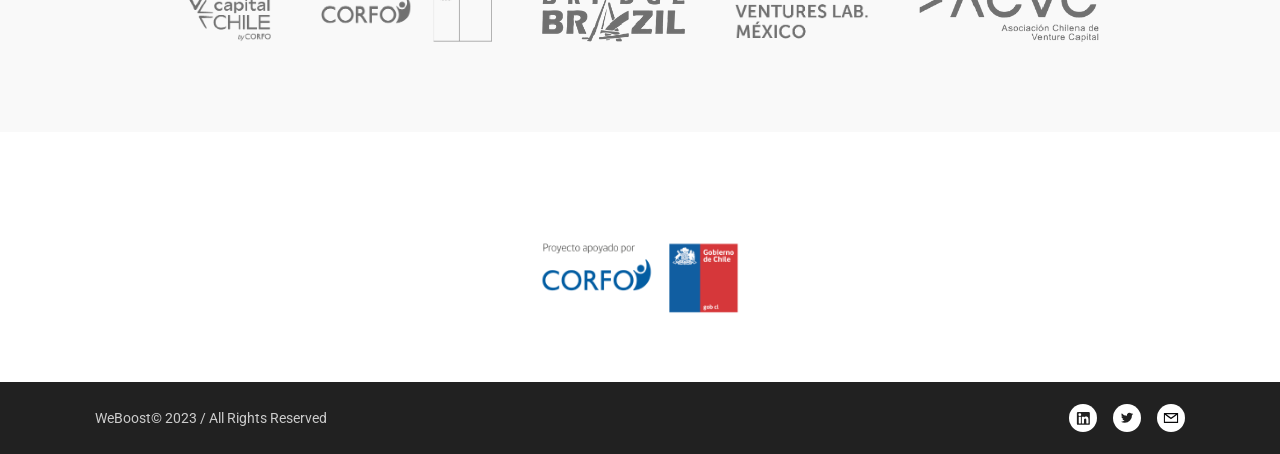
<file: portfolio.html>
<!DOCTYPE html>
<html lang="en">
<head>
<meta charset="UTF-8" />
<meta name="viewport" content="width=device-width, initial-scale=1.0" />
<title>Portfolio - WeBoost</title>
<link rel="icon" href="assets/images/logo-weboost.svg" />
<link rel="preconnect" href="https://fonts.googleapis.com">
<link rel="preconnect" href="https://fonts.gstatic.com" crossorigin>
<link href="https://fonts.googleapis.com/css2?family=Roboto:wght@400;500;700&display=swap" rel="stylesheet">
<link rel="stylesheet" href="css/style.css?v=5" />
</head>
<body>

<header class="site-header" id="site-header">
  <div class="header-inner">
    <a href="index.html" class="logo">
      <img src="assets/images/logo-weboost.svg" alt="WeBoost - Latam Venture Partners" />
    </a>
    <nav class="main-nav">
      <ul>
        <li><a href="index.html">Home</a></li>
        <li><a href="team.html">Team</a></li>
        <li><a href="portfolio.html" class="active">Portfolio</a></li>
        <li><a href="investors.html">Investors</a></li>
        <li><a href="media.html">Media</a></li>
        <li><a href="connect.html">Connect</a></li>
      </ul>
    </nav>
    <a href="apply.html" class="btn btn-primary btn-apply">Raising funds?</a>
    <button class="nav-toggle" id="nav-toggle" aria-label="Menu" aria-expanded="false">
      <span></span><span></span><span></span>
    </button>
  </div>
</header>

<main>

  <section class="page-hero has-bg text-center">
    <div class="container">
      <p class="eyebrow">Startups</p>
      <h1>Portfolio</h1>
      <p class="quote">&ldquo;<strong>We</strong> dream Latam as one big market for startups, one big enough to <strong>boost</strong> them globally&rdquo;</p>
    </div>
  </section>

  <div id="portfolio-list"></div>

  <section class="section band-accent text-center">
    <div class="container">
      <a href="investors.html" class="btn btn-outline">Investors</a>
    </div>
  </section>

  <section class="section section-alt text-center">
    <div class="container">
      <h2 class="section-title">Strategic Partners</h2>
      <div class="partners-row" id="partners-row"></div>
    </div>
  </section>

</main>

<footer class="site-footer" id="site-footer"></footer>

<script src="js/script.js?v=4"></script>
<script src="js/render.js?v=1"></script>
</body>
</html>
</file>
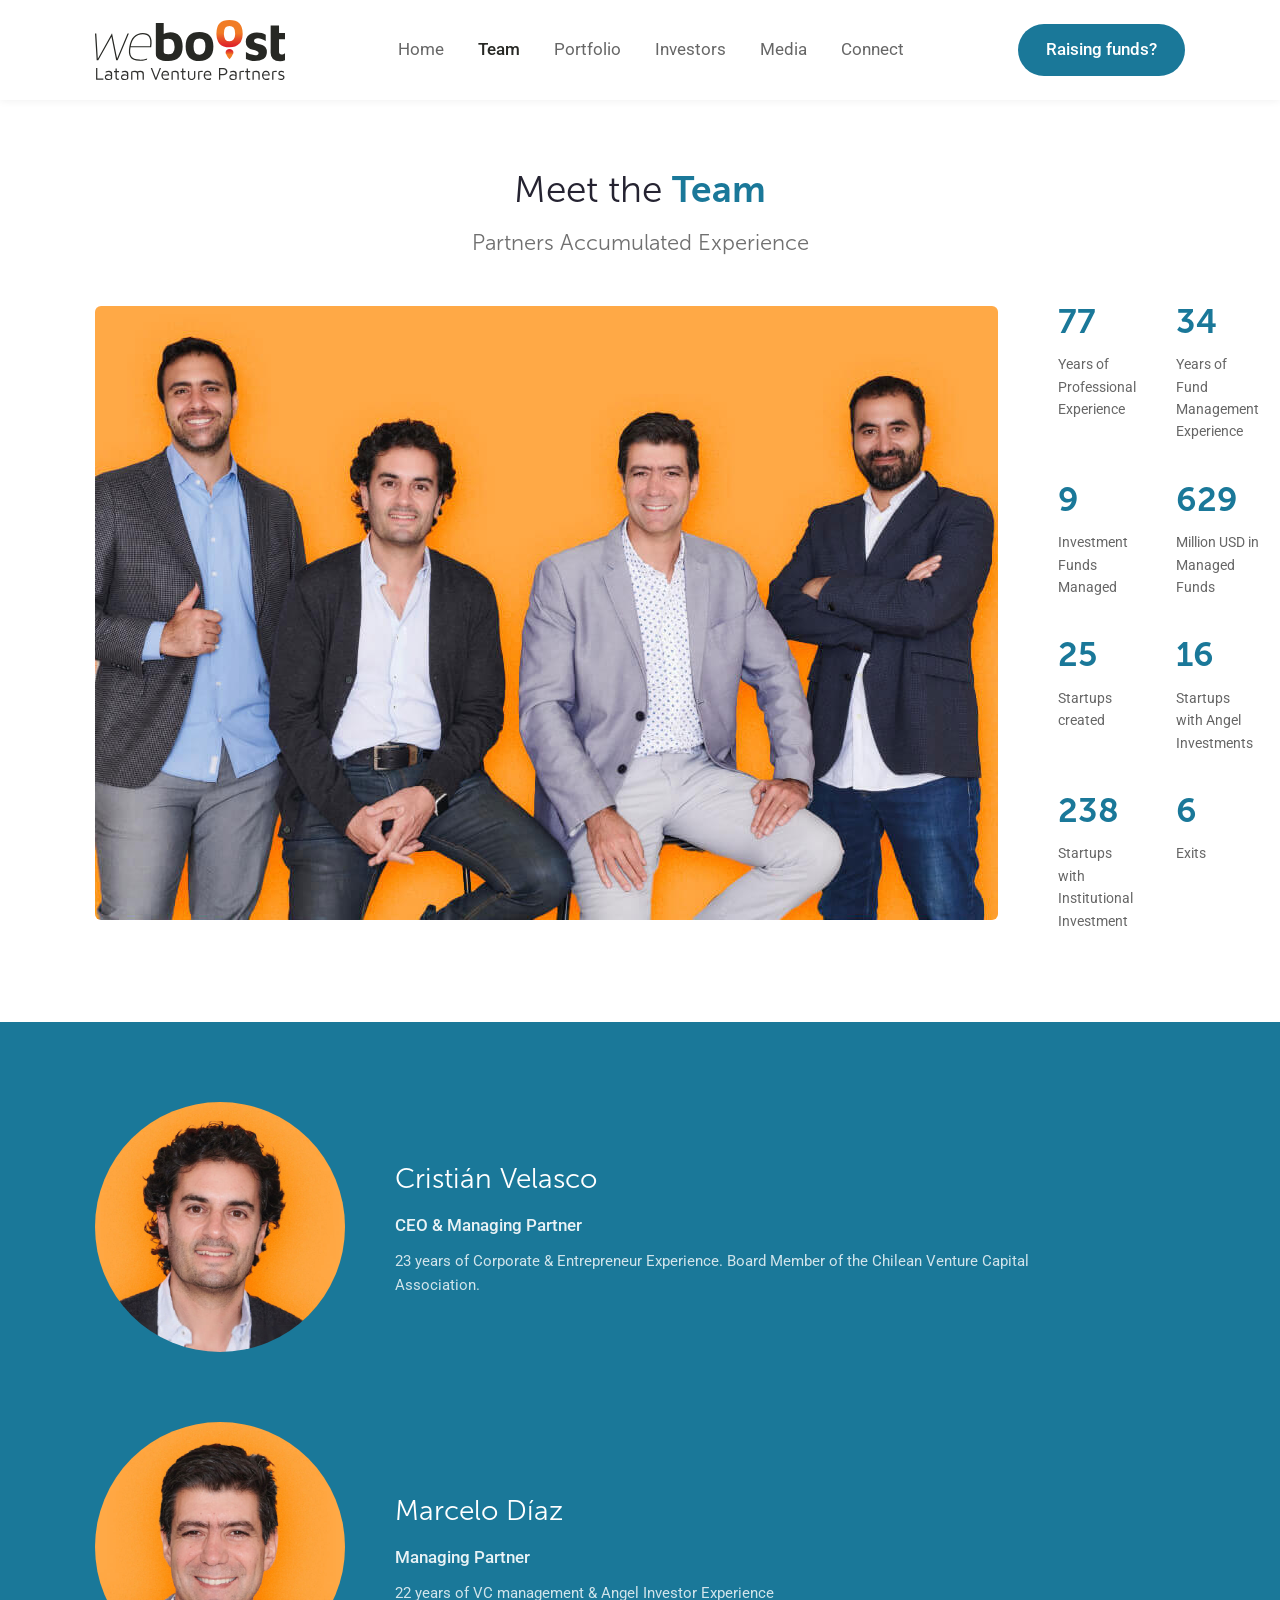
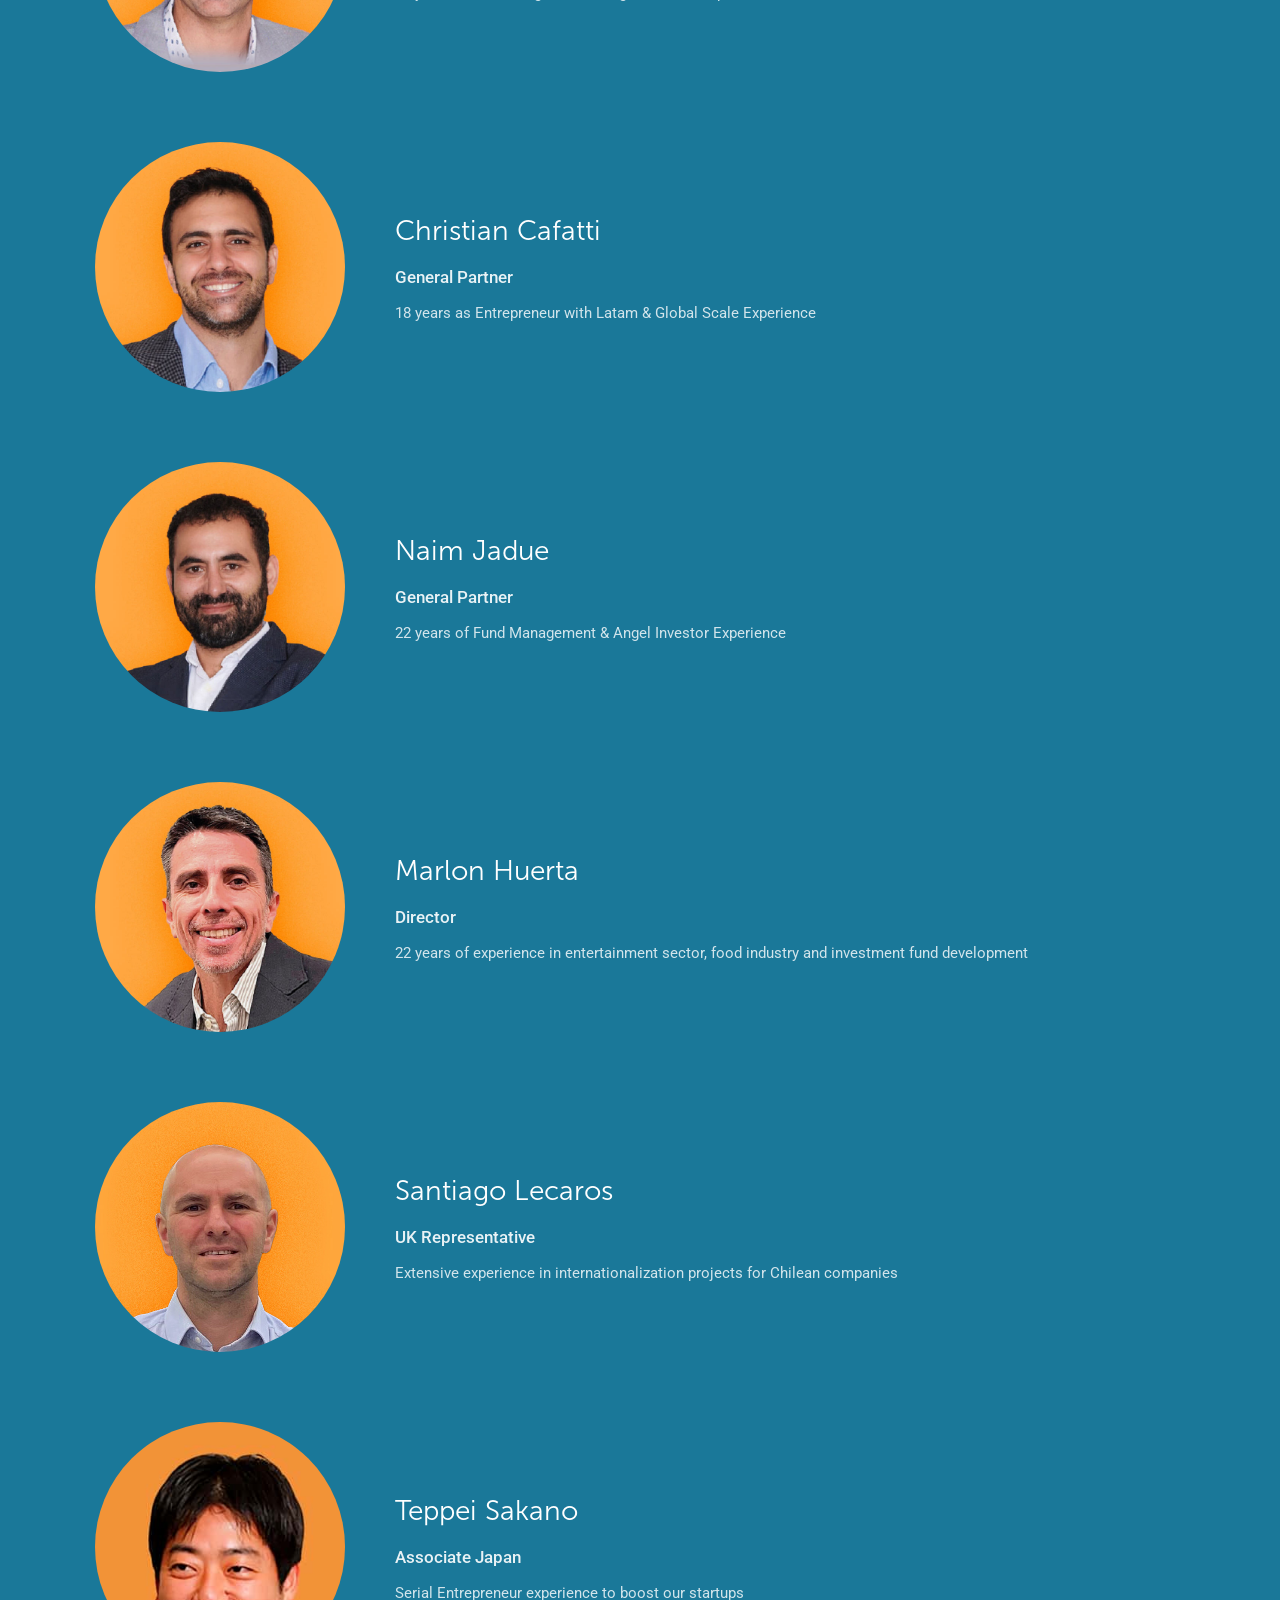
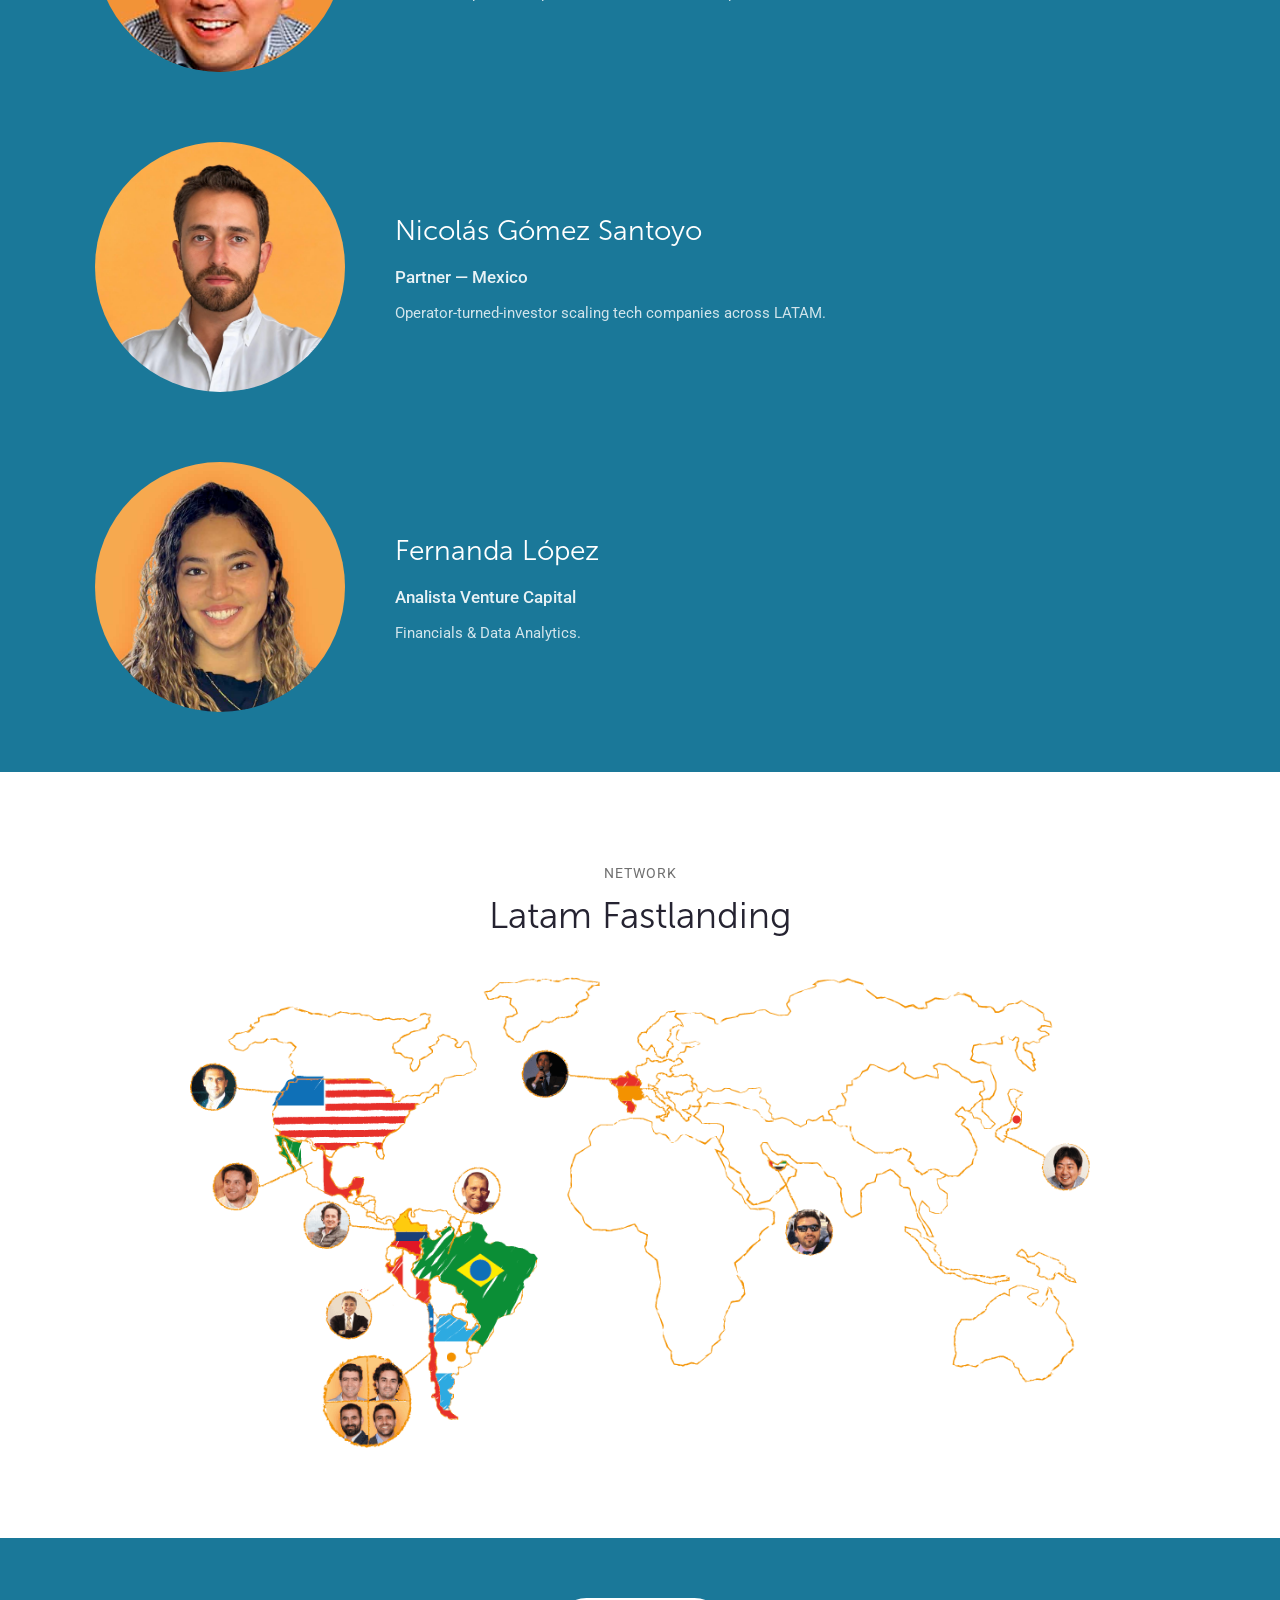
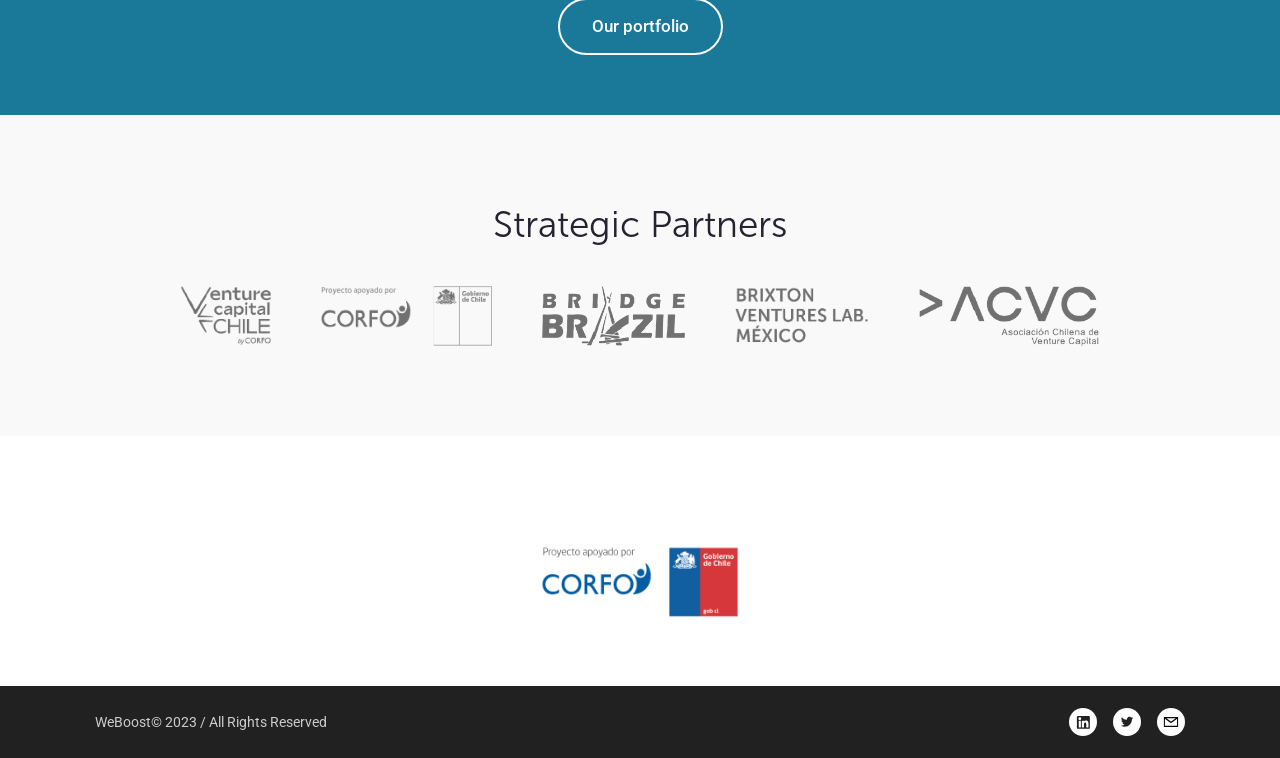
<file: team.html>
<!DOCTYPE html>
<html lang="en">
<head>
<meta charset="UTF-8" />
<meta name="viewport" content="width=device-width, initial-scale=1.0" />
<title>Team - WeBoost</title>
<link rel="icon" href="assets/images/logo-weboost.svg" />
<link rel="preconnect" href="https://fonts.googleapis.com">
<link rel="preconnect" href="https://fonts.gstatic.com" crossorigin>
<link href="https://fonts.googleapis.com/css2?family=Roboto:wght@400;500;700&display=swap" rel="stylesheet">
<link rel="stylesheet" href="css/style.css?v=5" />
</head>
<body>

<header class="site-header" id="site-header">
  <div class="header-inner">
    <a href="index.html" class="logo">
      <img src="assets/images/logo-weboost.svg" alt="WeBoost - Latam Venture Partners" />
    </a>
    <nav class="main-nav">
      <ul>
        <li><a href="index.html">Home</a></li>
        <li><a href="team.html" class="active">Team</a></li>
        <li><a href="portfolio.html">Portfolio</a></li>
        <li><a href="investors.html">Investors</a></li>
        <li><a href="media.html">Media</a></li>
        <li><a href="connect.html">Connect</a></li>
      </ul>
    </nav>
    <a href="apply.html" class="btn btn-primary btn-apply">Raising funds?</a>
    <button class="nav-toggle" id="nav-toggle" aria-label="Menu" aria-expanded="false">
      <span></span><span></span><span></span>
    </button>
  </div>
</header>

<main>

  <section class="section stats-section">
    <div class="container text-center">
      <h2 class="section-title">Meet the <span class="text-accent">Team</span></h2>
      <h2 class="section-title" style="font-size:22px; color:var(--color-muted); font-weight:400;">Partners Accumulated Experience</h2>
    </div>
    <div class="container stats-flex">
      <img src="assets/images/WeBoost-Team.jpg" alt="WeBoost Team" />
      <div class="stats-grid">
        <div class="stat"><h3>77</h3><p>Years of Professional Experience</p></div>
        <div class="stat"><h3>34</h3><p>Years of Fund Management Experience</p></div>
        <div class="stat"><h3>9</h3><p>Investment Funds Managed</p></div>
        <div class="stat"><h3>629</h3><p>Million USD in Managed Funds</p></div>
        <div class="stat"><h3>25</h3><p>Startups created</p></div>
        <div class="stat"><h3>16</h3><p>Startups with Angel Investments</p></div>
        <div class="stat"><h3>238</h3><p>Startups with Institutional Investment</p></div>
        <div class="stat"><h3>6</h3><p>Exits</p></div>
      </div>
    </div>
  </section>

  <section class="section band-accent">
    <div class="container team-grid" id="team-grid"></div>
  </section>

  <section class="section network-section text-center">
    <div class="container">
      <p class="eyebrow">Network</p>
      <h2 class="section-title">Latam Fastlanding</h2>
      <img src="assets/images/WeBoost-Network-Latam-Fastlanding.png" alt="WeBoost Network Latam Fastlanding" />
    </div>
  </section>

  <section class="section band-accent text-center">
    <div class="container">
      <a href="portfolio.html" class="btn btn-outline">Our portfolio</a>
    </div>
  </section>

  <section class="section section-alt text-center">
    <div class="container">
      <h2 class="section-title">Strategic Partners</h2>
      <div class="partners-row" id="partners-row"></div>
    </div>
  </section>

</main>

<footer class="site-footer" id="site-footer"></footer>

<script src="js/script.js?v=4"></script>
<script src="js/render.js?v=1"></script>
</body>
</html>
</file>
<file: css/style.css>
@font-face {
  font-family: "Museo Sans 300";
  src: url("../assets/fonts/MuseoSans-300.otf") format("opentype");
  font-weight: 400;
  font-display: swap;
}
@font-face {
  font-family: "Museo Sans 700";
  src: url("../assets/fonts/MuseoSans-700.otf") format("opentype");
  font-weight: 700;
  font-display: swap;
}

:root {
  --color-accent: #1a7899;
  --color-dark: #252331;
  --color-heading: #333333;
  --color-text: #666666;
  --color-muted: #707070;
  --color-bg-alt: #f9f9f9;
  --color-footer: #212121;
  --font-heading: "Museo Sans 300", Helvetica, Arial, Lucida, sans-serif;
  --font-body: "Roboto", Helvetica, Arial, Lucida, sans-serif;
  --header-height: 100px;
  --container-width: 1150px;
}

* { margin: 0; padding: 0; box-sizing: border-box; }
[hidden] { display: none !important; }

html { scroll-behavior: smooth; }

body {
  font-family: var(--font-body);
  font-size: 16px;
  line-height: 1.6;
  color: var(--color-text);
  background: #fff;
}

img { max-width: 100%; display: block; }

a { color: inherit; text-decoration: none; }

.container {
  width: 100%;
  max-width: var(--container-width);
  margin: 0 auto;
  padding: 0 30px;
}

.text-center { text-align: center; }
.text-accent { color: var(--color-accent); }

/* Buttons */
.btn {
  display: inline-block;
  border-radius: 30px;
  padding: 13px 32px;
  font-size: 17px;
  font-weight: 500;
  transition: all 0.25s ease;
}
.btn-primary {
  background: var(--color-accent);
  color: #fff;
}
.btn-primary:hover { background: #145d78; }
.btn-outline {
  background: transparent;
  color: #fff;
  border: 2px solid #fff;
}
.btn-outline:hover { background: rgba(255,255,255,0.15); }
.btn-outline-dark {
  background: transparent;
  color: var(--color-dark);
  border: 2px solid var(--color-dark);
}
.btn-outline-dark:hover { background: rgba(37,35,49,0.06); }

/* Header */
.site-header {
  position: fixed;
  top: 0;
  left: 0;
  right: 0;
  z-index: 999;
  background: #fff;
  height: var(--header-height);
  box-shadow: 0 1px 8px rgba(0,0,0,0.06);
  transition: height 0.3s ease;
}
.site-header.is-scrolled {
  height: 70px;
}
.header-inner {
  max-width: var(--container-width);
  margin: 0 auto;
  padding: 0 30px;
  height: 100%;
  display: flex;
  align-items: center;
  justify-content: space-between;
  gap: 30px;
}
.logo img {
  height: 60px;
  transition: height 0.3s ease;
}
.site-header.is-scrolled .logo img { height: 44px; }

.main-nav ul {
  display: flex;
  gap: 34px;
  list-style: none;
}
.main-nav a {
  font-size: 17px;
  color: rgba(0,0,0,0.6);
  font-weight: 400;
  transition: color 0.2s ease;
}
.main-nav a.active { color: #272824; font-weight: 500; }
.main-nav a:hover { color: var(--color-accent); }

.nav-toggle {
  display: none;
  flex-direction: column;
  justify-content: center;
  gap: 5px;
  width: 32px;
  height: 32px;
  background: none;
  border: none;
  cursor: pointer;
  padding: 0;
  flex-shrink: 0;
}
.nav-toggle span {
  display: block;
  width: 100%;
  height: 2px;
  background: var(--color-dark);
  transition: transform 0.2s ease, opacity 0.2s ease;
}
.nav-toggle.is-active span:nth-child(1) { transform: translateY(7px) rotate(45deg); }
.nav-toggle.is-active span:nth-child(2) { opacity: 0; }
.nav-toggle.is-active span:nth-child(3) { transform: translateY(-7px) rotate(-45deg); }

.btn-apply { flex-shrink: 0; padding: 12px 28px; }

/* Hero */
.hero {
  position: relative;
  min-height: 640px;
  margin-top: var(--header-height);
  background: url("../assets/images/background-carrusel.png") center top no-repeat;
  background-size: cover;
  display: flex;
  align-items: center;
}
.hero-inner {
  max-width: var(--container-width);
  margin: 0 auto;
  padding: 60px 30px 40px;
  width: 100%;
  text-align: center;
}
.hero-headline {
  font-family: var(--font-heading);
  font-weight: 400;
  font-size: 30px;
  line-height: 1.4;
  text-transform: uppercase;
  color: var(--color-heading);
  max-width: 900px;
  margin: 0 auto 50px;
}
.hero-headline .text-accent { font-family: "Museo Sans 700", Helvetica, Arial, sans-serif; font-weight: 700; }

.know-more {
  display: inline-flex;
  flex-direction: column;
  align-items: center;
  gap: 14px;
  color: var(--color-dark);
  font-family: var(--font-heading);
  font-size: 20px;
  font-weight: 500;
}
.know-more-circle {
  width: 46px;
  height: 46px;
  border-radius: 50%;
  border: 2px solid var(--color-dark);
  display: flex;
  align-items: center;
  justify-content: center;
  animation: bounce 2s infinite;
}
@keyframes bounce {
  0%, 100% { transform: translateY(0); }
  50% { transform: translateY(6px); }
}

/* Sections */
.section { padding: 90px 0; }
.section-alt { background: var(--color-bg-alt); }

.eyebrow {
  text-transform: uppercase;
  letter-spacing: 1px;
  font-size: 14px;
  color: var(--color-muted);
  margin-bottom: 12px;
}
.section-title {
  font-family: var(--font-heading);
  font-weight: 500;
  font-size: 37px;
  line-height: 1.1;
  color: var(--color-dark);
  margin-bottom: 20px;
}
.section-title .text-accent { font-family: "Museo Sans 700", Helvetica, Arial, sans-serif; font-weight: 700; }

/* Carousel */
.carousel { max-width: 620px; margin: 50px auto 0; padding: 0 30px; }
.carousel-track { position: relative; }
.carousel-slide {
  display: none;
  text-align: center;
}
.carousel-slide.is-active { display: block; animation: fadeIn 0.5s ease; }
@keyframes fadeIn { from { opacity: 0; } to { opacity: 1; } }
.carousel-slide img { max-width: 320px; margin: 0 auto 30px; }
.carousel-slide p {
  font-size: 18px;
  line-height: 1.6;
  color: var(--color-text);
}
.carousel-slide p strong { color: var(--color-dark); }
.carousel-dots {
  display: flex;
  justify-content: center;
  gap: 14px;
  margin-top: 40px;
}
.carousel-dots button {
  width: 32px;
  height: 32px;
  border-radius: 50%;
  border: 1px solid #ccc;
  background: transparent;
  color: var(--color-muted);
  font-size: 14px;
  cursor: pointer;
  transition: all 0.2s ease;
}
.carousel-dots button.is-active {
  background: var(--color-accent);
  border-color: var(--color-accent);
  color: #fff;
}

/* Methodology */
.methodology-grid {
  display: grid;
  grid-template-columns: 1fr 1.3fr 1fr;
  align-items: center;
  gap: 30px;
  margin-top: 40px;
}
.methodology-col { display: flex; flex-direction: column; gap: 60px; }
.methodology-center img { max-width: 420px; margin: 0 auto; }
.methodology-card img { width: 64px; height: 64px; object-fit: contain; margin-bottom: 18px; }
.methodology-card h4 {
  font-family: var(--font-heading);
  font-weight: 500;
  font-size: 20px;
  color: var(--color-dark);
  margin-bottom: 10px;
}
.methodology-card p { font-size: 15px; color: var(--color-text); max-width: 260px; }

/* Meet the team band */
.band-accent { background: var(--color-accent); padding: 60px 0; }

/* Partners */
.partners-row {
  display: flex;
  align-items: center;
  justify-content: center;
  flex-wrap: wrap;
  gap: 50px;
  margin-top: 40px;
}
.partners-row img {
  max-height: 60px;
  width: auto;
  object-fit: contain;
  filter: brightness(0) opacity(0.55);
}
.partners-row-footer img { filter: none; }

/* Footer */
.site-footer { background: #fff; }
.partners-row-footer { padding: 60px 30px; gap: 60px; }
.partners-row-footer img { max-height: 90px; }
.footer-bottom { background: var(--color-footer); padding: 22px 0; }
.footer-bottom-inner {
  display: flex;
  align-items: center;
  justify-content: space-between;
  flex-wrap: wrap;
  gap: 16px;
}
.footer-bottom-inner p { color: #ccc; font-size: 14px; }
.footer-social { display: flex; gap: 16px; }
.footer-social img { width: 28px; height: 28px; }

/* Page hero (inner pages) */
.page-hero { padding: 170px 0 60px; }
.page-hero .eyebrow { margin-bottom: 6px; }
.page-hero h1 {
  font-family: var(--font-heading);
  font-weight: 500;
  font-size: 44px;
  color: var(--color-dark);
}
.page-hero .quote {
  max-width: 700px;
  margin: 30px auto 0;
  font-size: 20px;
  font-style: italic;
  color: var(--color-text);
}
.page-hero .quote strong { color: var(--color-dark); }
.funding-filter {
  max-width: 420px;
  margin: 36px auto 0;
  display: flex;
  flex-direction: column;
  gap: 26px;
  text-align: left;
}
.funding-filter-field label,
.funding-filter-field p {
  display: block;
  font-size: 15px;
  color: var(--color-dark);
  font-weight: 500;
  margin-bottom: 10px;
}
.funding-filter-field select {
  width: 100%;
  padding: 12px 16px;
  border: 1px solid #ddd;
  border-radius: 6px;
  font-family: var(--font-body);
  font-size: 15px;
  color: var(--color-text);
  background: #fff;
}
.funding-filter-toggle { display: flex; gap: 12px; }
.funding-filter-toggle button {
  flex: 1;
  padding: 12px 0;
  border: 2px solid #ddd;
  border-radius: 30px;
  background: #fff;
  color: var(--color-text);
  font-size: 15px;
  font-weight: 500;
  cursor: pointer;
  transition: all 0.2s ease;
}
.funding-filter-toggle button:hover { border-color: var(--color-accent); }
.funding-filter-toggle button.is-selected {
  background: var(--color-accent);
  border-color: var(--color-accent);
  color: #fff;
}
.funding-filter-note {
  max-width: 420px;
  margin: 20px auto 0;
  font-size: 14px;
  color: var(--color-muted);
}
.apply-choice-buttons {
  display: flex;
  justify-content: center;
  gap: 20px;
  flex-wrap: wrap;
  margin-top: 36px;
}
.page-hero.has-bg {
  background-image: url("../assets/images/background-headerportfolio.jpg");
  background-size: cover;
  background-position: center;
  padding: 170px 0 90px;
  position: relative;
  overflow: visible;
}
.page-hero.has-bg::before,
.page-hero.has-bg::after {
  content: "";
  position: absolute;
  top: 60px;
  bottom: 0;
  width: 22%;
  max-width: 320px;
  background-repeat: no-repeat;
  background-size: contain;
  background-position: top center;
  pointer-events: none;
}
.page-hero.has-bg::before {
  left: 0;
  background-image: url("../assets/images/avatares-portafolio-izq.png");
}
.page-hero.has-bg::after {
  right: 0;
  background-image: url("../assets/images/avatares-portafolio-der.png");
}
@media (max-width: 1100px) {
  .page-hero.has-bg::before,
  .page-hero.has-bg::after { display: none; }
}

/* Team stats */
.stats-section { padding-top: 170px; }
.stats-flex {
  display: flex;
  align-items: center;
  gap: 60px;
  margin-top: 40px;
}
.stats-flex img { border-radius: 6px; flex: 1 1 45%; }
.stats-grid {
  flex: 1 1 55%;
  display: grid;
  grid-template-columns: 1fr 1fr;
  gap: 30px 40px;
}
.stats-grid .stat h3 {
  font-family: "Museo Sans 700", Helvetica, Arial, sans-serif;
  font-size: 34px;
  color: var(--color-accent);
  font-weight: 700;
}
.stats-grid .stat p { font-size: 14px; color: var(--color-text); margin-top: 4px; }

/* Team grid */
.team-grid {
  display: flex;
  flex-direction: column;
  gap: 70px;
  margin-top: 20px;
}
.team-card {
  display: flex;
  align-items: center;
  gap: 50px;
  text-align: left;
}
.team-card img {
  width: 250px;
  height: 250px;
  flex-shrink: 0;
  object-fit: cover;
  border-radius: 50%;
}
.team-card h4 {
  font-family: var(--font-heading);
  font-size: 28px;
  font-weight: 500;
  color: #fff;
  margin-bottom: 10px;
}
.team-card .role { color: rgba(255,255,255,0.9); font-size: 17px; font-weight: 500; margin-bottom: 10px; }
.team-card p.bio { color: rgba(255,255,255,0.8); font-size: 15px; max-width: 640px; line-height: 1.6; }

/* Network */
.network-section img { max-width: 900px; margin: 40px auto 0; }

/* Portfolio */
.portfolio-card {
  display: grid;
  grid-template-columns: 220px 1fr;
  gap: 40px;
  align-items: start;
  padding: 60px 0;
}
.portfolio-section {
  background-size: cover;
  background-position: center;
  background-repeat: no-repeat;
}
.portfolio-card img.logo { max-width: 180px; max-height: 70px; object-fit: contain; }
.portfolio-body p { font-size: 15px; margin-bottom: 16px; max-width: 720px; }
.portfolio-card .team-mini {
  display: grid;
  grid-template-columns: repeat(2, minmax(220px, 1fr));
  gap: 24px 40px;
  margin-top: 24px;
  max-width: 720px;
}
.portfolio-card .team-mini .eyebrow { grid-column: 1 / -1; }
.portfolio-card .team-mini .member { display: flex; align-items: center; gap: 18px; }
.portfolio-card .team-mini img {
  width: 130px;
  height: 130px;
  border-radius: 50%;
  object-fit: cover;
  flex-shrink: 0;
}
.portfolio-card .team-mini .member-name { font-size: 16px; font-weight: 600; color: var(--color-dark); }
.portfolio-card .team-mini .member-role { font-size: 14px; color: var(--color-muted); margin-top: 2px; }

/* Media grid */
.media-grid {
  display: grid;
  grid-template-columns: repeat(2, 1fr);
  gap: 30px;
  margin-top: 40px;
}
.media-card { background: #fff; border-radius: 6px; overflow: hidden; box-shadow: 0 2px 12px rgba(0,0,0,0.06); }
.media-card img { width: 100%; aspect-ratio: 16/9; object-fit: cover; }
.media-card h4 { font-size: 15px; padding: 18px 20px; color: var(--color-dark); font-weight: 500; line-height: 1.4; }

/* Connect page */
.contact-info-grid {
  display: flex;
  justify-content: center;
  gap: 60px;
  flex-wrap: wrap;
  margin-top: 40px;
  text-align: center;
}
.contact-info-grid a { color: var(--color-text); font-size: 15px; }
.contact-info-grid a:hover { color: var(--color-accent); }
.contact-tabs {
  display: flex;
  justify-content: center;
  gap: 16px;
  flex-wrap: wrap;
}
.contact-tabs button {
  background: transparent;
  border: 2px solid rgba(255,255,255,0.6);
  color: #fff;
  padding: 12px 26px;
  border-radius: 30px;
  font-size: 15px;
  cursor: pointer;
}
.contact-tabs button.is-active { background: #fff; color: var(--color-accent); border-color: #fff; }
.contact-form-panel { display: none; max-width: 600px; margin: 40px auto 0; }
.contact-form-panel.is-active { display: block; }
.contact-form-panel label { display: block; margin-bottom: 20px; font-size: 14px; color: var(--color-dark); text-align: left; }
.contact-form-panel input,
.contact-form-panel textarea {
  display: block;
  width: 100%;
  margin-top: 8px;
  padding: 12px 16px;
  border: 1px solid #ddd;
  border-radius: 6px;
  font-family: var(--font-body);
  font-size: 15px;
}
.contact-form-panel textarea { resize: vertical; }

/* Apply page */
.apply-embed { max-width: 800px; margin: 40px auto 60px; padding: 0 30px; scroll-margin-top: 110px; }
.apply-embed iframe { width: 100%; height: 1000px; border: 0; box-shadow: 5px 5px 56px 0px rgba(0,0,0,0.1); }

/* Responsive */
@media (max-width: 980px) {
  .methodology-grid { grid-template-columns: 1fr; text-align: center; }
  .methodology-col { flex-direction: row; justify-content: center; gap: 40px; }
  .methodology-center { order: -1; margin-bottom: 20px; }
  .methodology-card p { max-width: 100%; }
}

@media (max-width: 860px) {
  .nav-toggle { display: flex; }
  .header-inner { justify-content: space-between; }
  .main-nav {
    position: fixed;
    top: var(--header-height);
    left: 0;
    right: 0;
    background: #fff;
    box-shadow: 0 8px 16px rgba(0,0,0,0.08);
    max-height: 0;
    overflow: hidden;
    transition: max-height 0.25s ease;
  }
  .site-header.is-scrolled .main-nav { top: 70px; }
  .main-nav.is-open { max-height: 400px; }
  .main-nav ul {
    flex-direction: column;
    gap: 0;
    padding: 10px 30px 20px;
  }
  .main-nav ul li { border-bottom: 1px solid #f0f0f0; }
  .main-nav a { display: block; padding: 14px 0; }
}

@media (max-width: 900px) {
  .stats-flex { flex-direction: column; }
  .team-card { gap: 30px; }
  .team-card img { width: 180px; height: 180px; }
  .portfolio-card { grid-template-columns: 1fr; text-align: center; }
  .portfolio-card .logo { margin: 0 auto; }
  .portfolio-body p, .portfolio-card .team-mini { margin-left: auto; margin-right: auto; }
  .portfolio-card .team-mini { grid-template-columns: 1fr; justify-items: center; }
  .portfolio-card .team-mini .member { justify-content: center; }
  .media-grid { grid-template-columns: 1fr; }
}

@media (max-width: 640px) {
  .hero-headline { font-size: 22px; }
  .section-title { font-size: 28px; }
  .methodology-col { flex-direction: column; }
  .partners-row { gap: 30px; }
  .footer-bottom-inner { justify-content: center; text-align: center; }
  .page-hero h1 { font-size: 32px; }
  .team-card { flex-direction: column; text-align: center; gap: 20px; }
  .team-card img { width: 160px; height: 160px; }
  .stats-grid { grid-template-columns: 1fr; }
}
</file>
